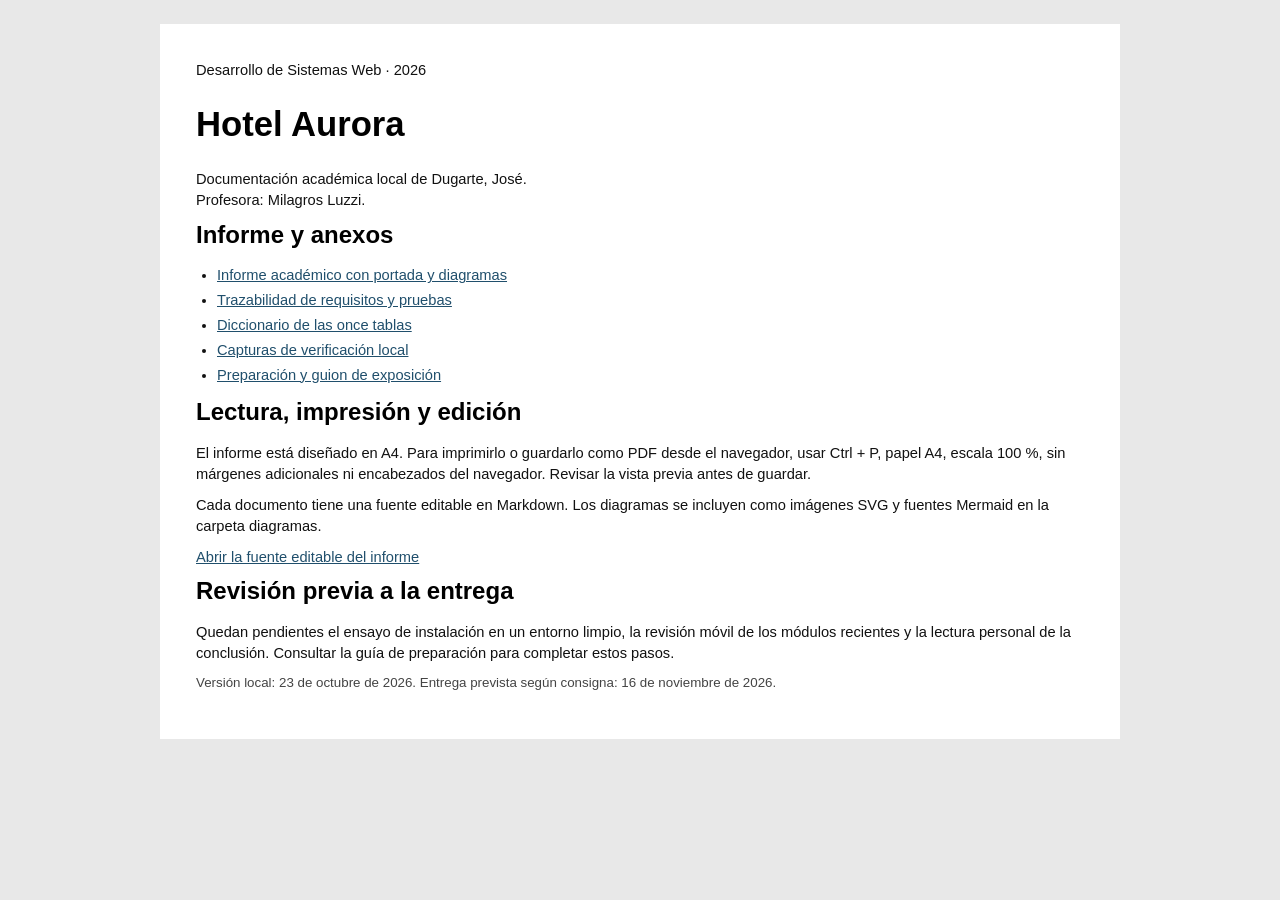
<file: docs/entrega/index.html>
<!doctype html><html lang="es"><head><meta charset="utf-8"><meta name="viewport" content="width=device-width,initial-scale=1"><title>Documentación de Hotel Aurora</title><link rel="stylesheet" href="informe.css"></head><body><main class="appendix"><p>Desarrollo de Sistemas Web · 2026</p><h1>Hotel Aurora</h1><p>Documentación académica local de Dugarte, José.<br>Profesora: Milagros Luzzi.</p><h2>Informe y anexos</h2><ul><li><a href="informe-academico.html">Informe académico con portada y diagramas</a></li><li><a href="trazabilidad.html">Trazabilidad de requisitos y pruebas</a></li><li><a href="diccionario-datos.html">Diccionario de las once tablas</a></li><li><a href="evidencia.html">Capturas de verificación local</a></li><li><a href="preparacion-entrega.html">Preparación y guion de exposición</a></li></ul><h2>Lectura, impresión y edición</h2><p>El informe está diseñado en A4. Para imprimirlo o guardarlo como PDF desde el navegador, usar Ctrl + P, papel A4, escala 100 %, sin márgenes adicionales ni encabezados del navegador. Revisar la vista previa antes de guardar.</p><p>Cada documento tiene una fuente editable en Markdown. Los diagramas se incluyen como imágenes SVG y fuentes Mermaid en la carpeta diagramas.</p><p><a href="informe-academico.md">Abrir la fuente editable del informe</a></p><h2>Revisión previa a la entrega</h2><p>Quedan pendientes el ensayo de instalación en un entorno limpio, la revisión móvil de los módulos recientes y la lectura personal de la conclusión. Consultar la guía de preparación para completar estos pasos.</p><p class="caption">Versión local: 23 de octubre de 2026. Entrega prevista según consigna: 16 de noviembre de 2026.</p></main></body></html>
</file>
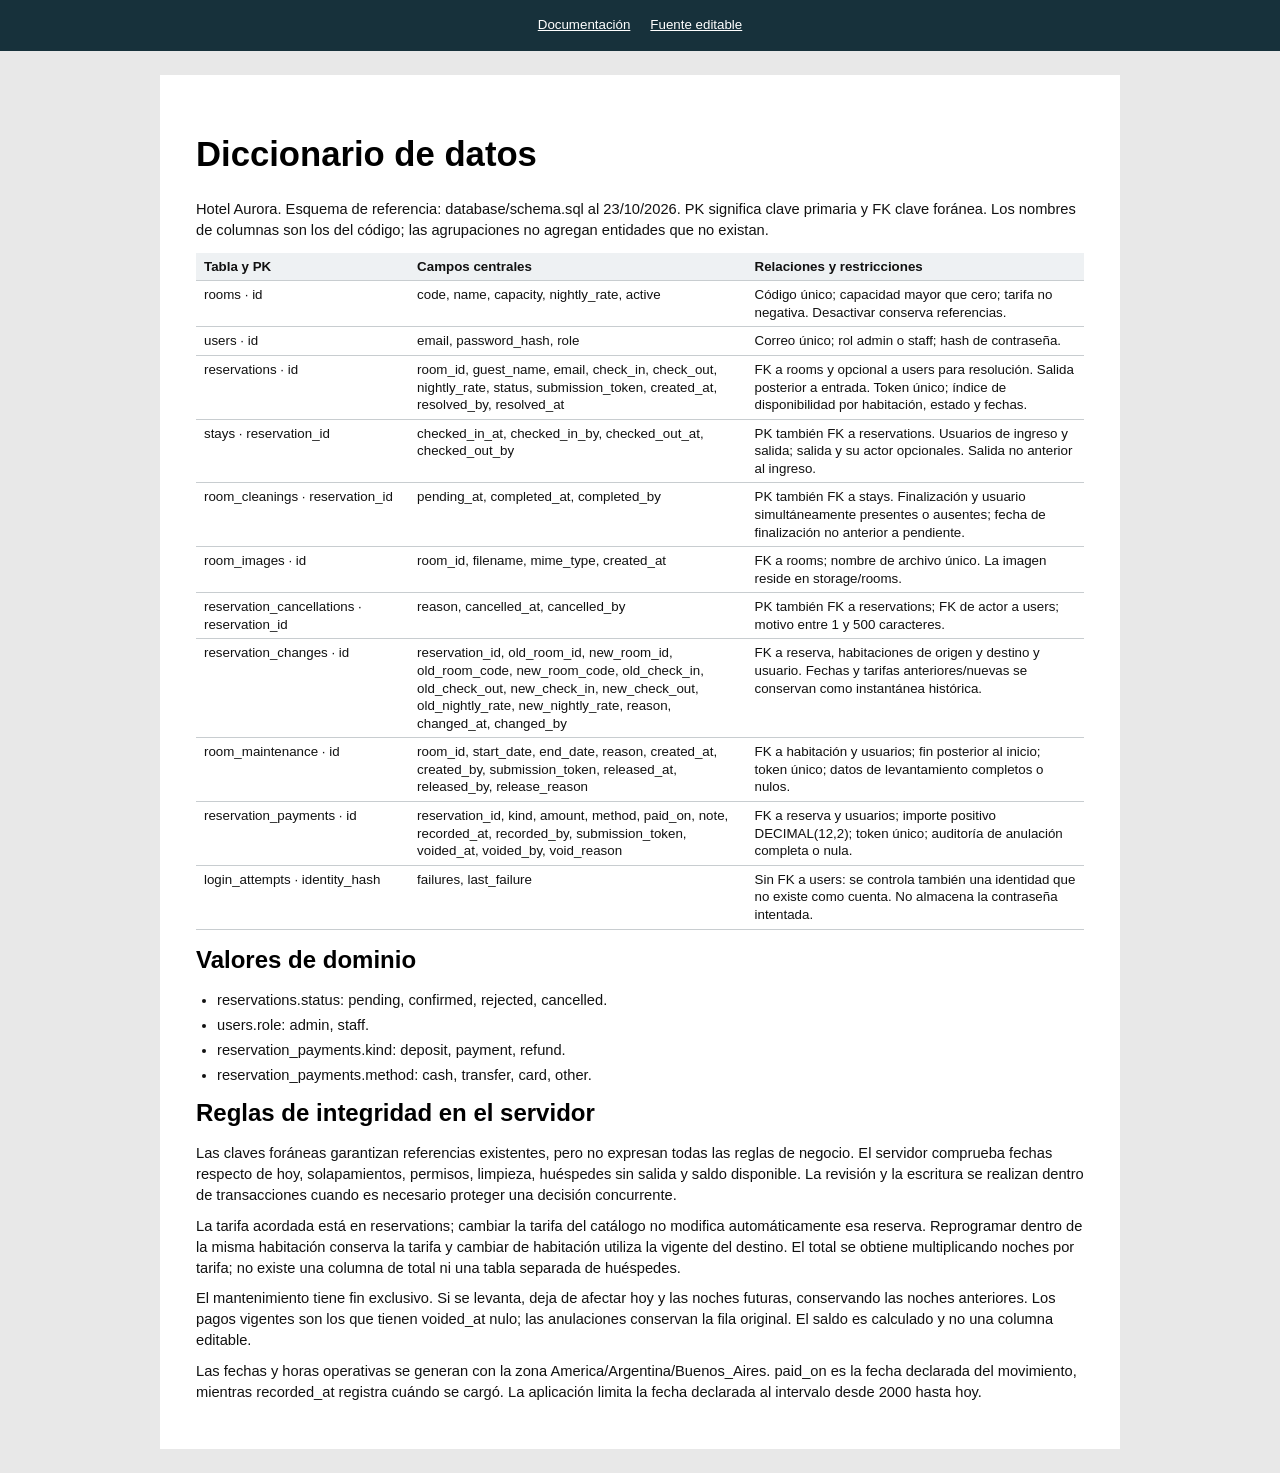
<file: docs/entrega/diccionario-datos.html>
<!doctype html><html lang="es"><head><meta charset="utf-8"><meta name="viewport" content="width=device-width,initial-scale=1"><title>Diccionario de datos</title><link rel="stylesheet" href="informe.css"></head><body><nav class="toolbar"><a href="index.html">Documentación</a><a href="diccionario-datos.md">Fuente editable</a></nav><main class="appendix" id="diccionario-datos"><h1>Diccionario de datos</h1>
<p>Hotel Aurora. Esquema de referencia: database/schema.sql al 23/10/2026. PK significa clave primaria y FK clave foránea. Los nombres de columnas son los del código; las agrupaciones no agregan entidades que no existan.</p>
<table><thead><tr><th>Tabla y PK</th><th>Campos centrales</th><th>Relaciones y restricciones</th></tr></thead><tbody>
<tr><td>rooms · id</td><td>code, name, capacity, nightly_rate, active</td><td>Código único; capacidad mayor que cero; tarifa no negativa. Desactivar conserva referencias.</td></tr>
<tr><td>users · id</td><td>email, password_hash, role</td><td>Correo único; rol admin o staff; hash de contraseña.</td></tr>
<tr><td>reservations · id</td><td>room_id, guest_name, email, check_in, check_out, nightly_rate, status, submission_token, created_at, resolved_by, resolved_at</td><td>FK a rooms y opcional a users para resolución. Salida posterior a entrada. Token único; índice de disponibilidad por habitación, estado y fechas.</td></tr>
<tr><td>stays · reservation_id</td><td>checked_in_at, checked_in_by, checked_out_at, checked_out_by</td><td>PK también FK a reservations. Usuarios de ingreso y salida; salida y su actor opcionales. Salida no anterior al ingreso.</td></tr>
<tr><td>room_cleanings · reservation_id</td><td>pending_at, completed_at, completed_by</td><td>PK también FK a stays. Finalización y usuario simultáneamente presentes o ausentes; fecha de finalización no anterior a pendiente.</td></tr>
<tr><td>room_images · id</td><td>room_id, filename, mime_type, created_at</td><td>FK a rooms; nombre de archivo único. La imagen reside en storage/rooms.</td></tr>
<tr><td>reservation_cancellations · reservation_id</td><td>reason, cancelled_at, cancelled_by</td><td>PK también FK a reservations; FK de actor a users; motivo entre 1 y 500 caracteres.</td></tr>
<tr><td>reservation_changes · id</td><td>reservation_id, old_room_id, new_room_id, old_room_code, new_room_code, old_check_in, old_check_out, new_check_in, new_check_out, old_nightly_rate, new_nightly_rate, reason, changed_at, changed_by</td><td>FK a reserva, habitaciones de origen y destino y usuario. Fechas y tarifas anteriores/nuevas se conservan como instantánea histórica.</td></tr>
<tr><td>room_maintenance · id</td><td>room_id, start_date, end_date, reason, created_at, created_by, submission_token, released_at, released_by, release_reason</td><td>FK a habitación y usuarios; fin posterior al inicio; token único; datos de levantamiento completos o nulos.</td></tr>
<tr><td>reservation_payments · id</td><td>reservation_id, kind, amount, method, paid_on, note, recorded_at, recorded_by, submission_token, voided_at, voided_by, void_reason</td><td>FK a reserva y usuarios; importe positivo DECIMAL(12,2); token único; auditoría de anulación completa o nula.</td></tr>
<tr><td>login_attempts · identity_hash</td><td>failures, last_failure</td><td>Sin FK a users: se controla también una identidad que no existe como cuenta. No almacena la contraseña intentada.</td></tr>
</tbody></table>
<h2>Valores de dominio</h2>
<ul>
<li>reservations.status: pending, confirmed, rejected, cancelled.</li>
<li>users.role: admin, staff.</li>
<li>reservation_payments.kind: deposit, payment, refund.</li>
<li>reservation_payments.method: cash, transfer, card, other.</li>
</ul>
<h2>Reglas de integridad en el servidor</h2>
<p>Las claves foráneas garantizan referencias existentes, pero no expresan todas las reglas de negocio. El servidor comprueba fechas respecto de hoy, solapamientos, permisos, limpieza, huéspedes sin salida y saldo disponible. La revisión y la escritura se realizan dentro de transacciones cuando es necesario proteger una decisión concurrente.</p>
<p>La tarifa acordada está en reservations; cambiar la tarifa del catálogo no modifica automáticamente esa reserva. Reprogramar dentro de la misma habitación conserva la tarifa y cambiar de habitación utiliza la vigente del destino. El total se obtiene multiplicando noches por tarifa; no existe una columna de total ni una tabla separada de huéspedes.</p>
<p>El mantenimiento tiene fin exclusivo. Si se levanta, deja de afectar hoy y las noches futuras, conservando las noches anteriores. Los pagos vigentes son los que tienen voided_at nulo; las anulaciones conservan la fila original. El saldo es calculado y no una columna editable.</p>
<p>Las fechas y horas operativas se generan con la zona America/Argentina/Buenos_Aires. paid_on es la fecha declarada del movimiento, mientras recorded_at registra cuándo se cargó. La aplicación limita la fecha declarada al intervalo desde 2000 hasta hoy.</p></main></body></html>
</file>
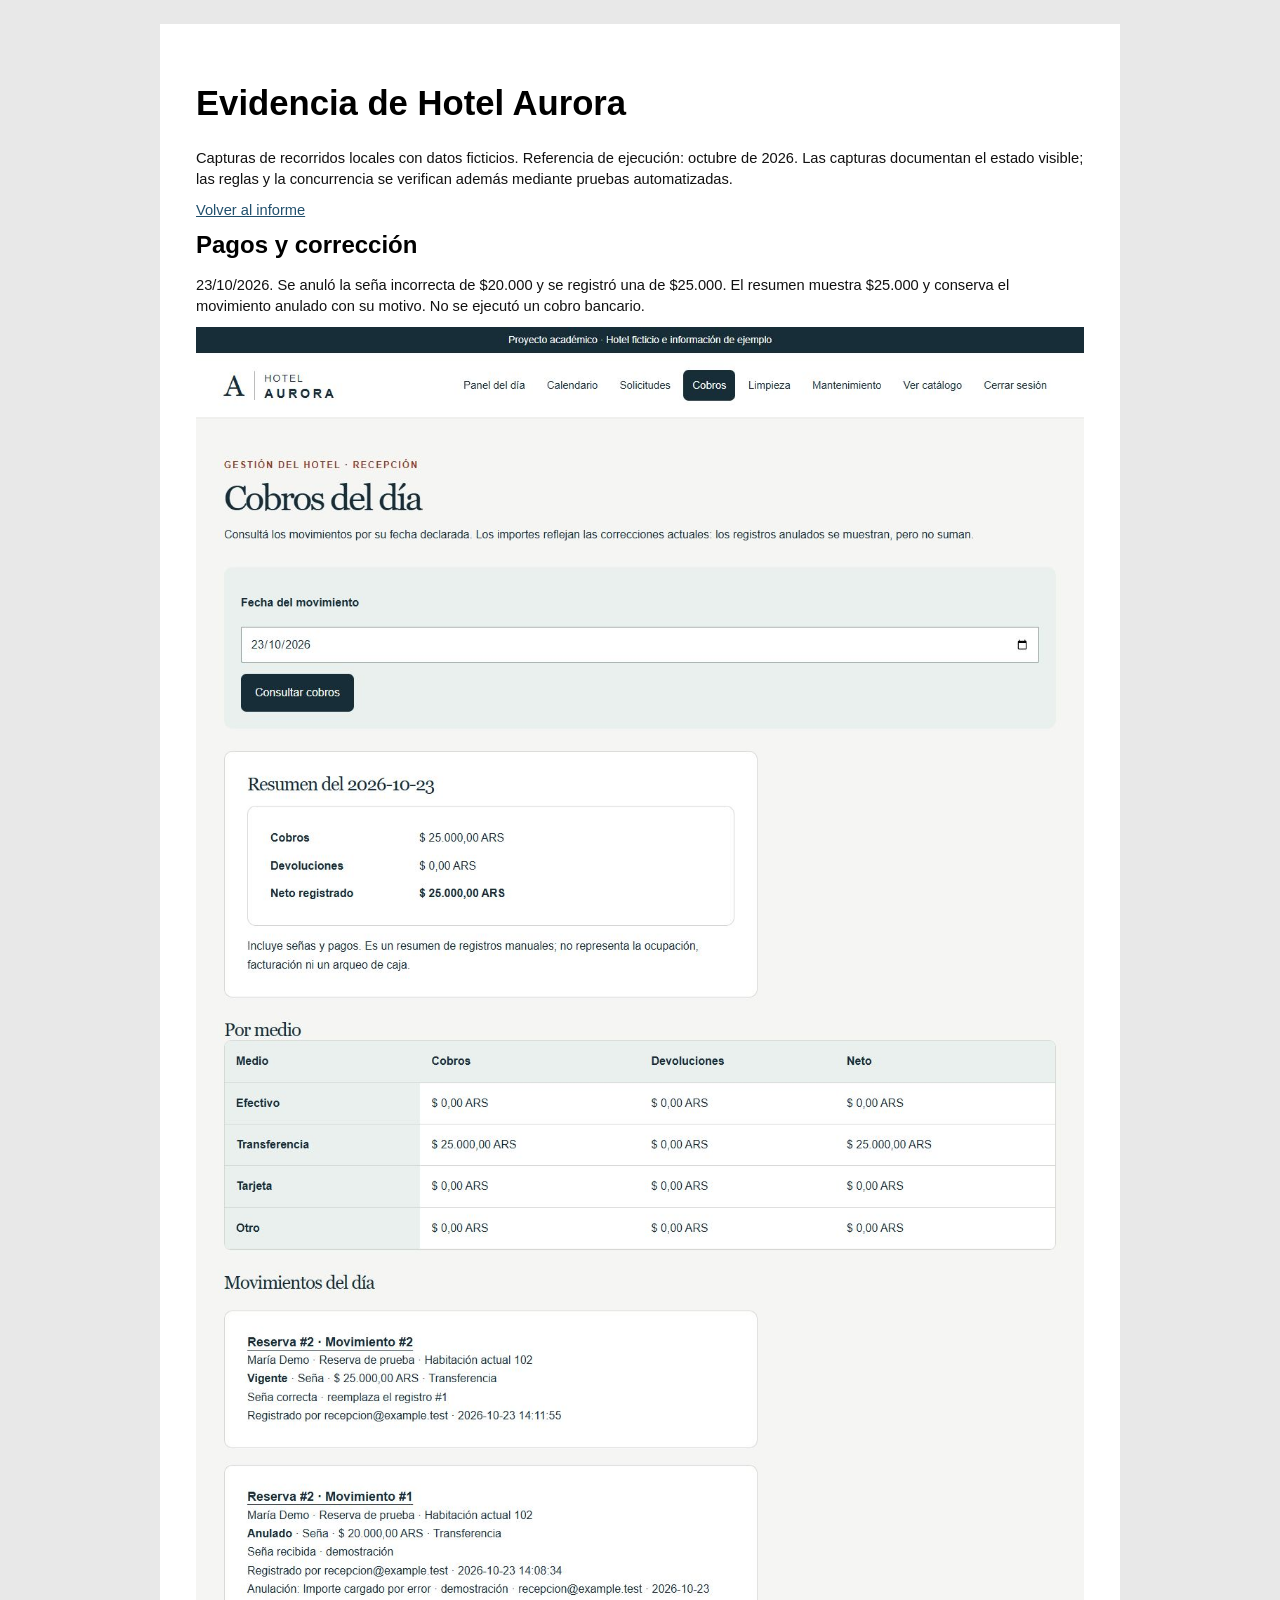
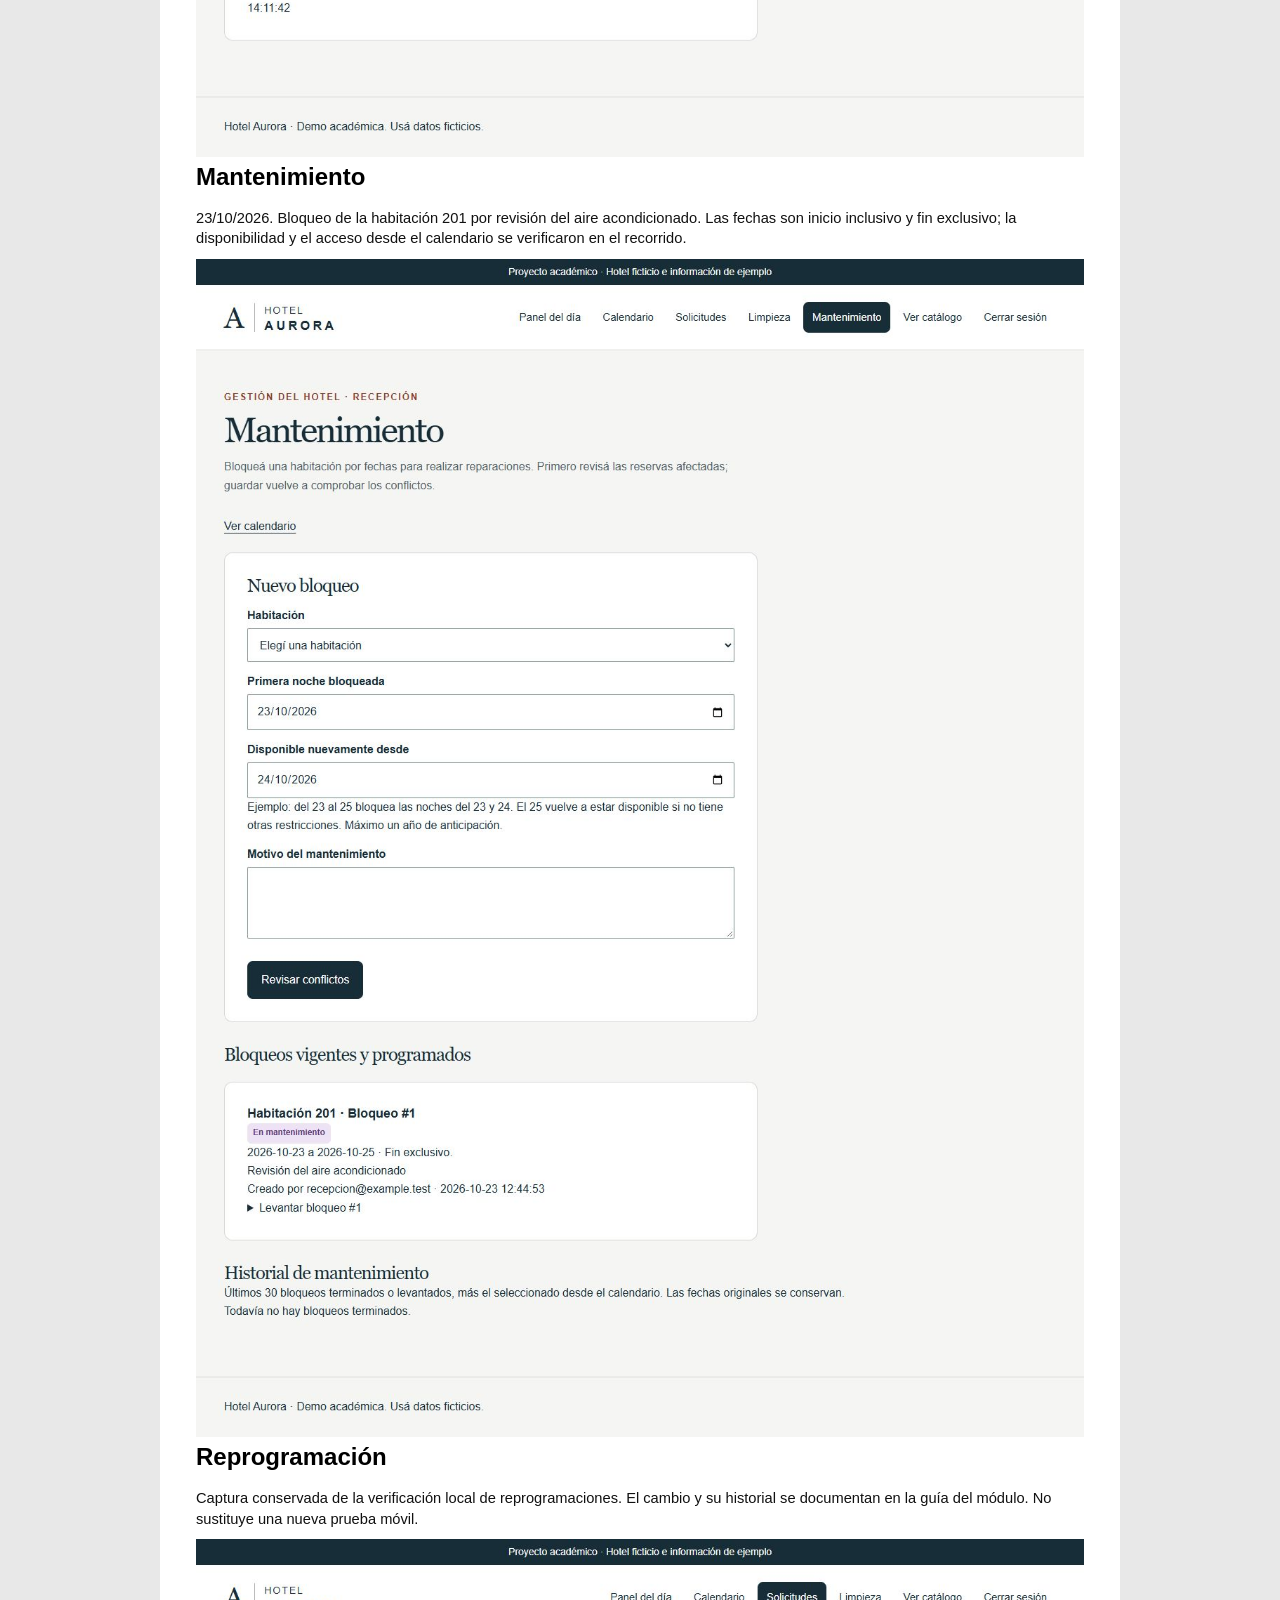
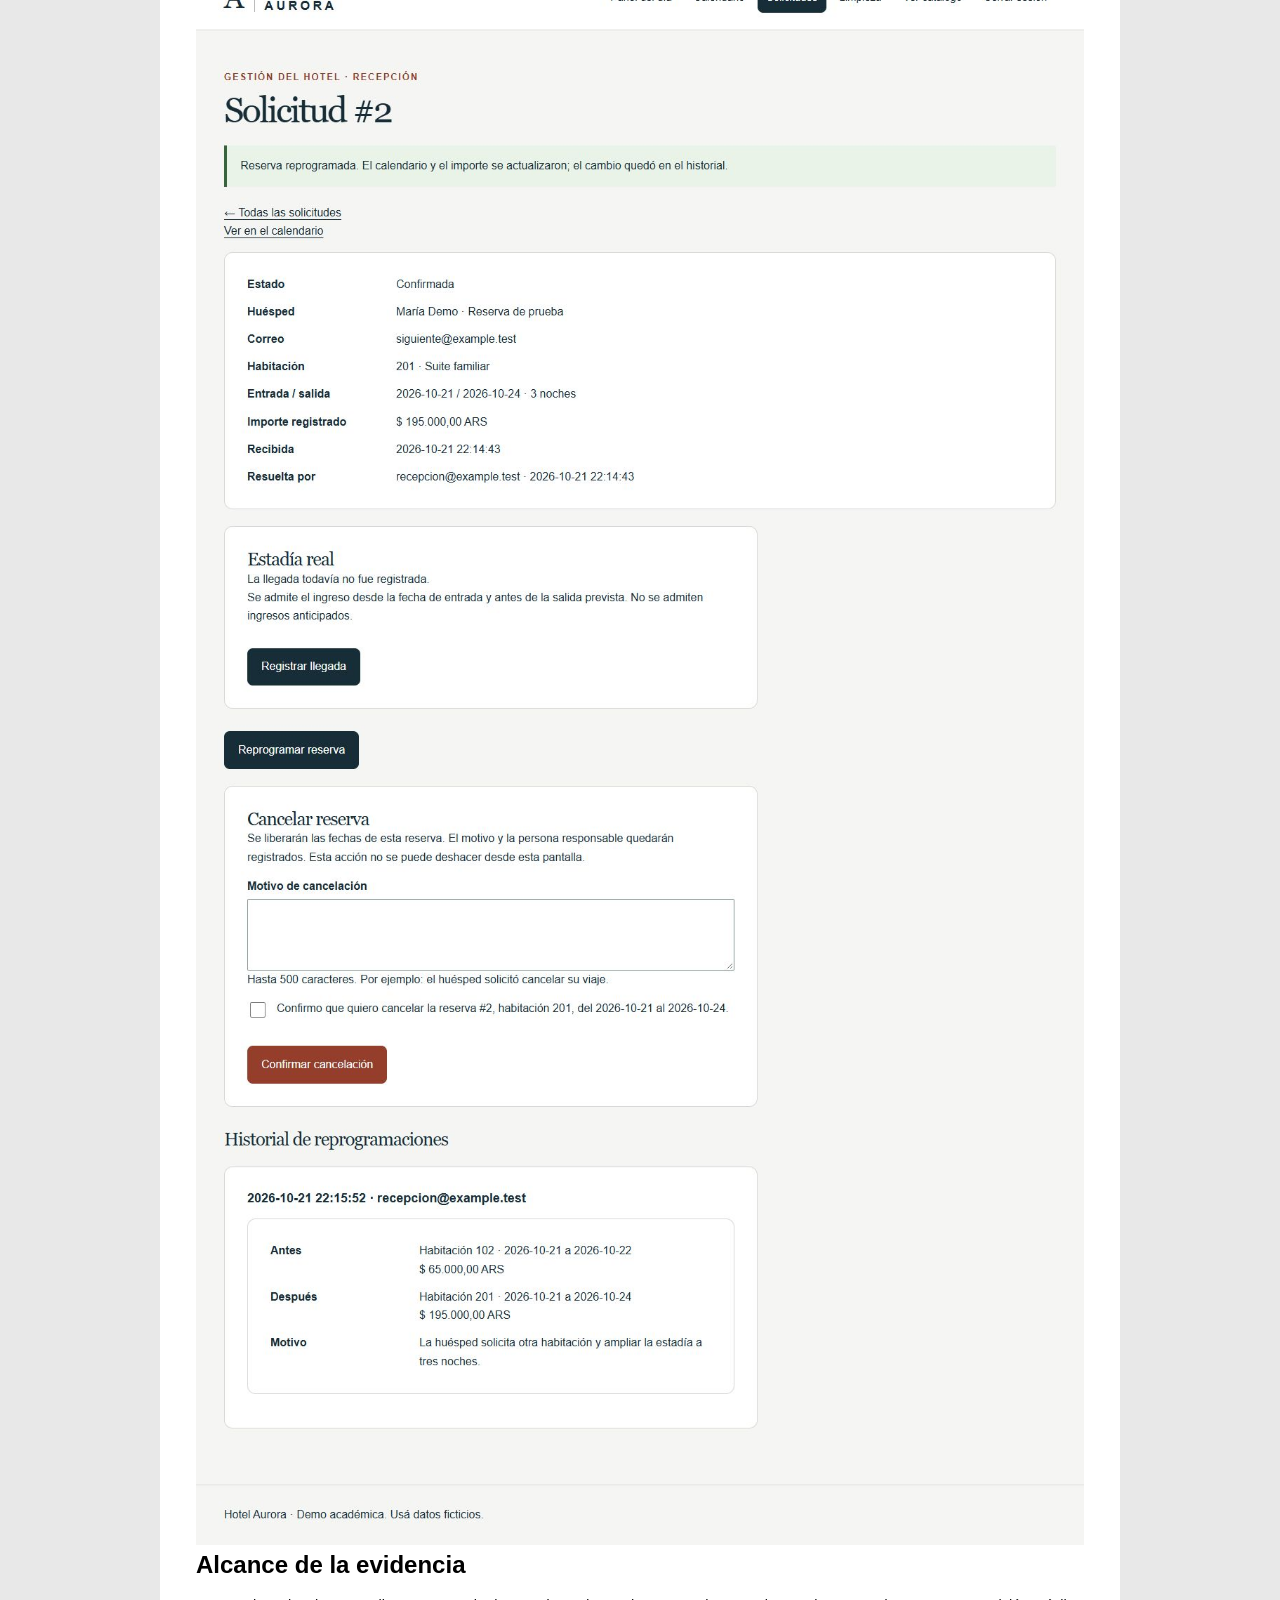
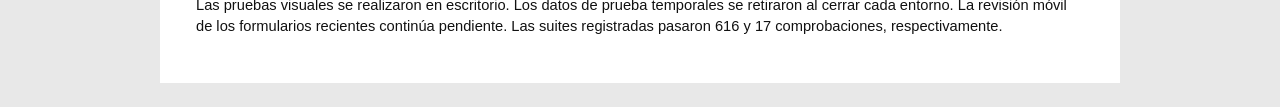
<file: docs/entrega/evidencia.html>
<!doctype html><html lang="es"><head><meta charset="utf-8"><meta name="viewport" content="width=device-width,initial-scale=1"><title>Informe académico de Hotel Aurora</title><link rel="stylesheet" href="informe.css"></head><body><main class="appendix"><h1>Evidencia de Hotel Aurora</h1><p>Capturas de recorridos locales con datos ficticios. Referencia de ejecución: octubre de 2026. Las capturas documentan el estado visible; las reglas y la concurrencia se verifican además mediante pruebas automatizadas.</p><p><a href="informe-academico.html">Volver al informe</a></p><h2>Pagos y corrección</h2><p>23/10/2026. Se anuló la seña incorrecta de $20.000 y se registró una de $25.000. El resumen muestra $25.000 y conserva el movimiento anulado con su motivo. No se ejecutó un cobro bancario.</p><img src="evidencias/pagos.png" alt="Resumen de cobros con 25000 pesos vigentes y una seña de 20000 anulada"><h2>Mantenimiento</h2><p>23/10/2026. Bloqueo de la habitación 201 por revisión del aire acondicionado. Las fechas son inicio inclusivo y fin exclusivo; la disponibilidad y el acceso desde el calendario se verificaron en el recorrido.</p><img src="evidencias/mantenimiento.png" alt="Bloqueo de mantenimiento de la habitación 201 del 23 al 25 de octubre"><h2>Reprogramación</h2><p>Captura conservada de la verificación local de reprogramaciones. El cambio y su historial se documentan en la guía del módulo. No sustituye una nueva prueba móvil.</p><img src="evidencias/reprogramacion.png" alt="Pantalla del recorrido verificado de reprogramación de reserva"><h2>Alcance de la evidencia</h2><p>Las pruebas visuales se realizaron en escritorio. Los datos de prueba temporales se retiraron al cerrar cada entorno. La revisión móvil de los formularios recientes continúa pendiente. Las suites registradas pasaron 616 y 17 comprobaciones, respectivamente.</p></main></body></html>
</file>
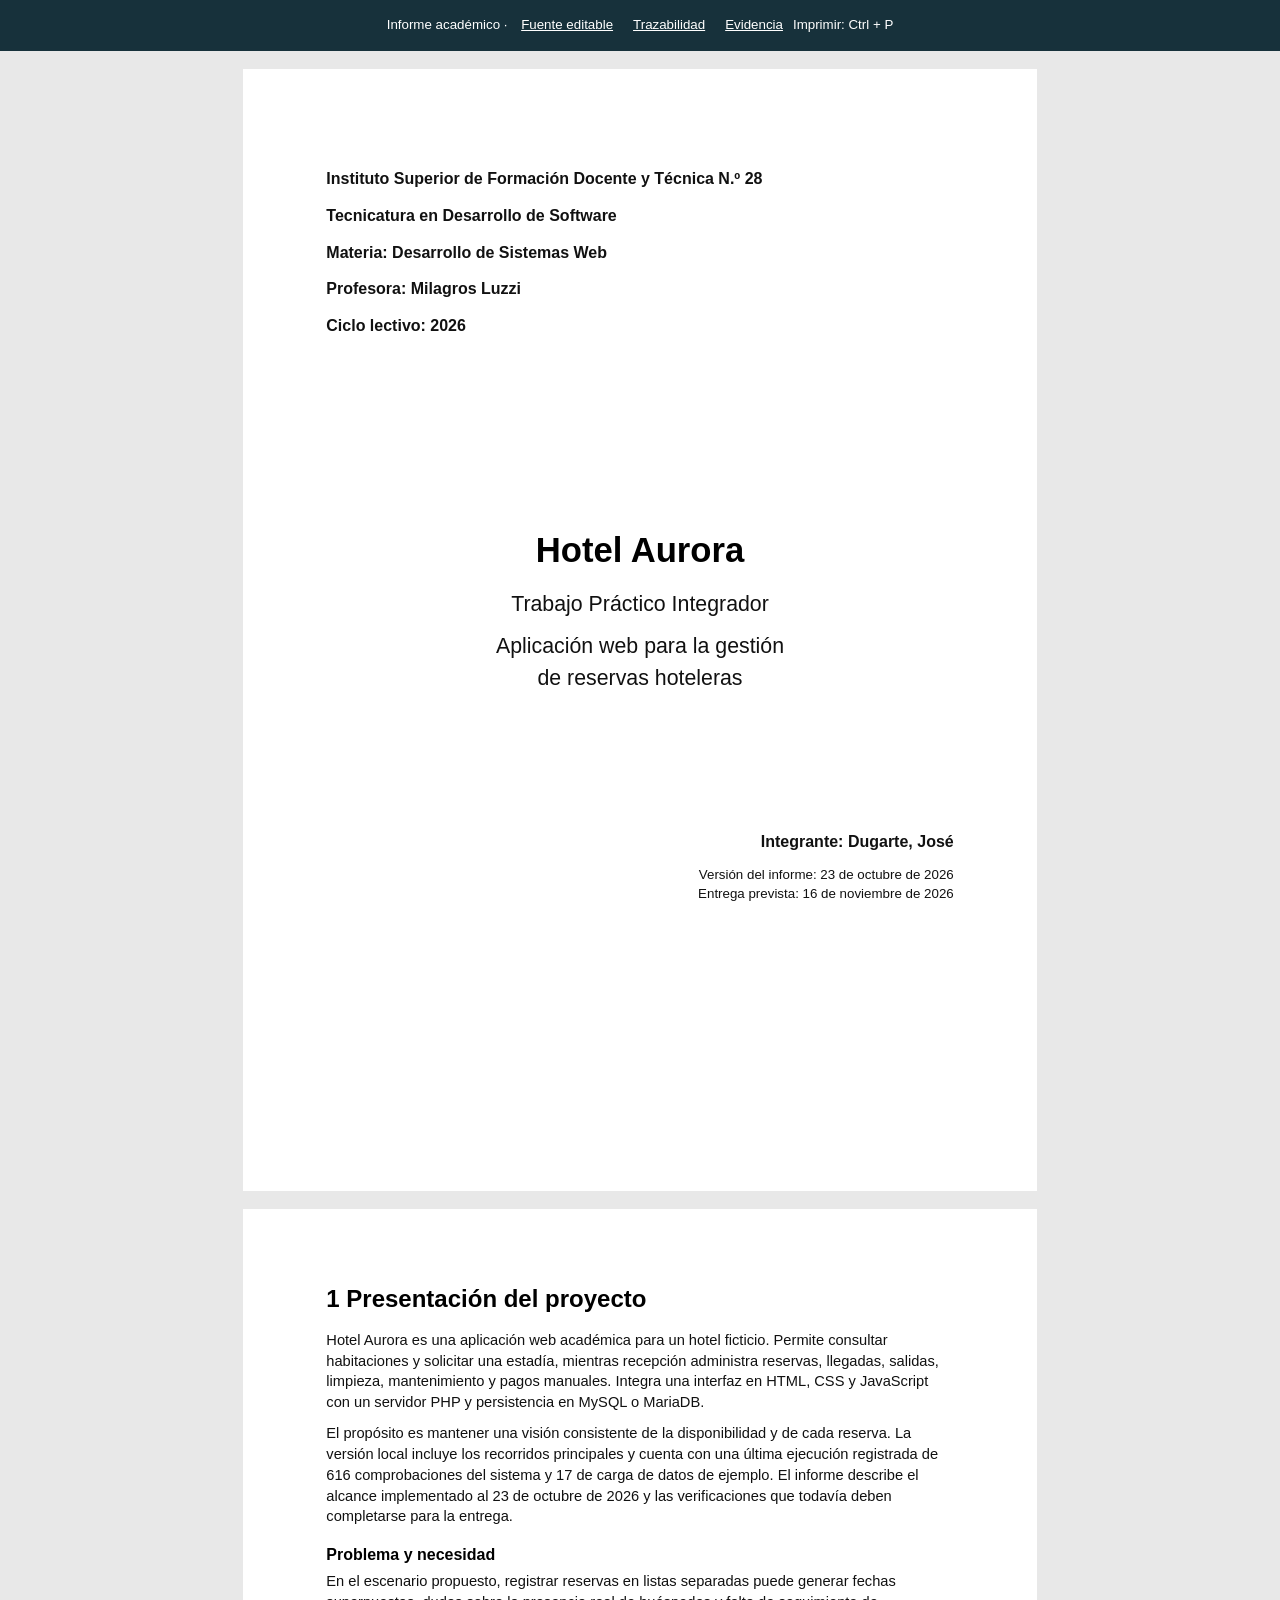
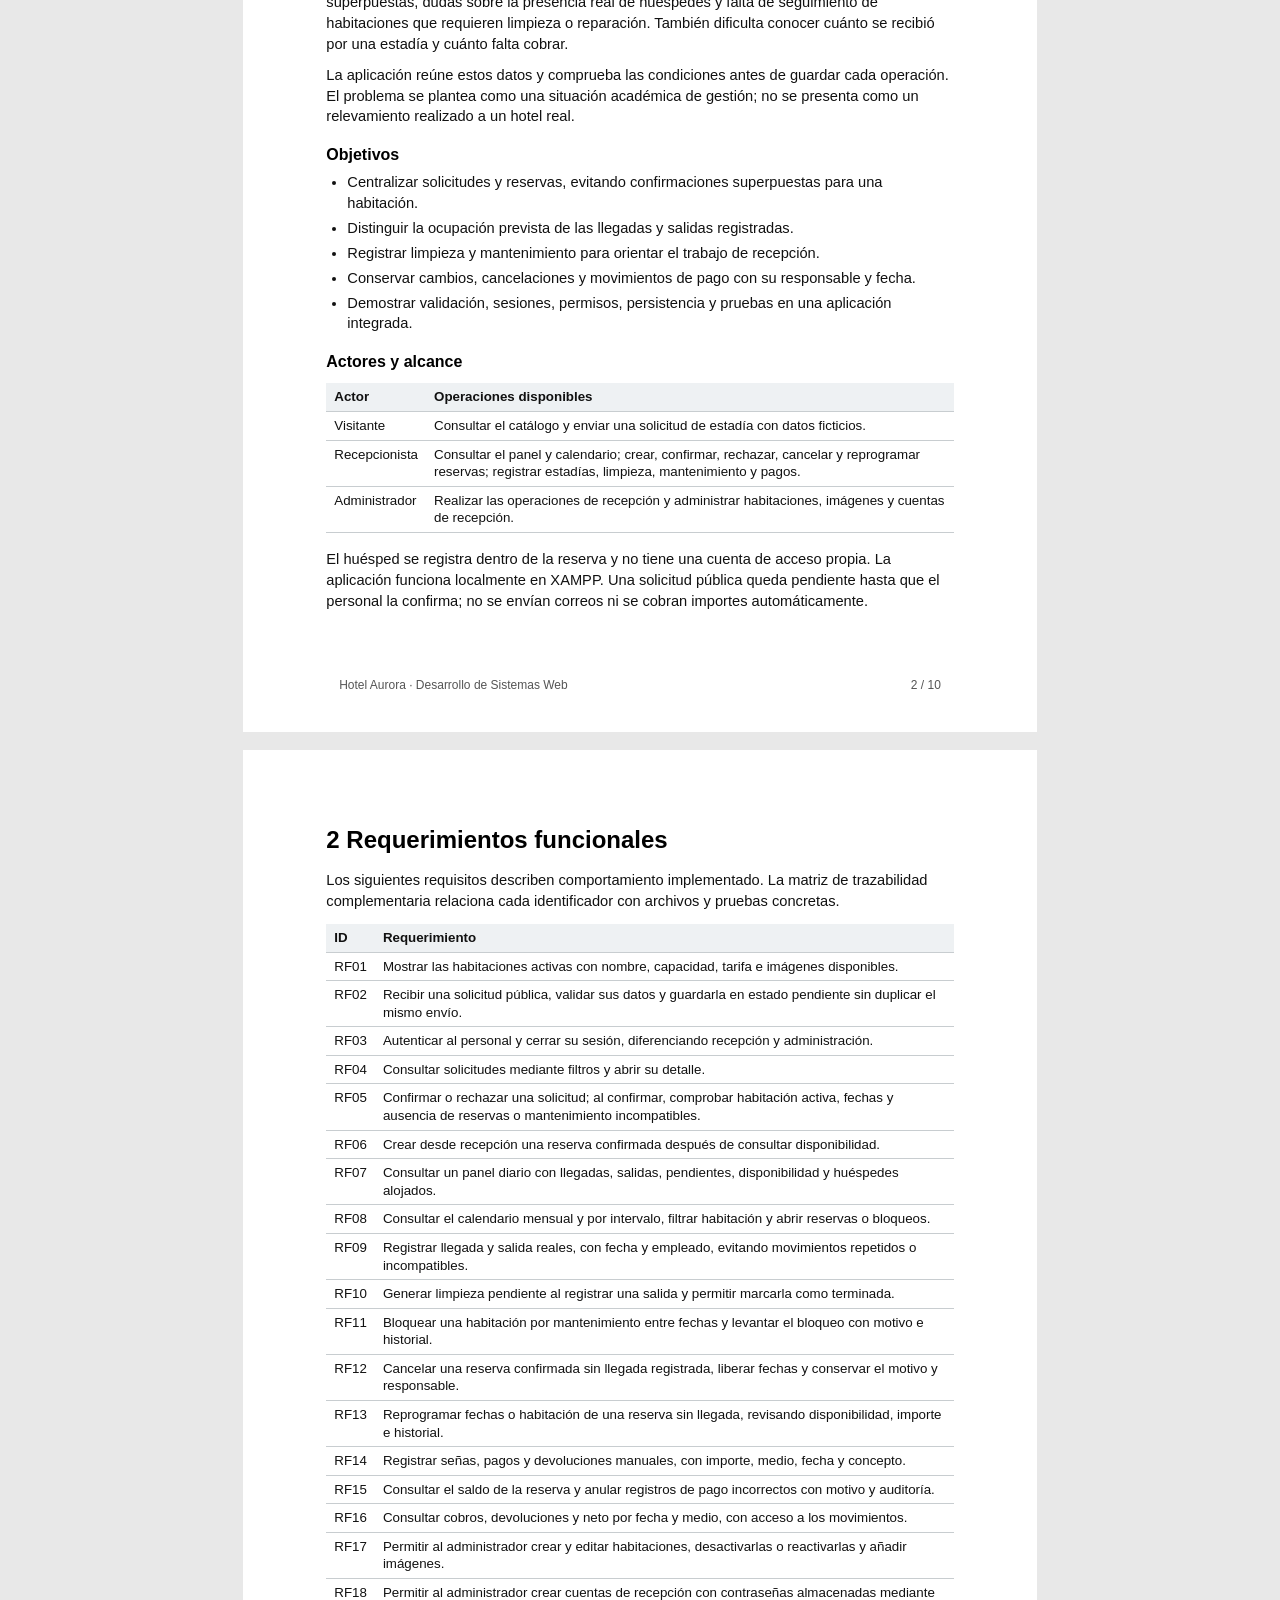
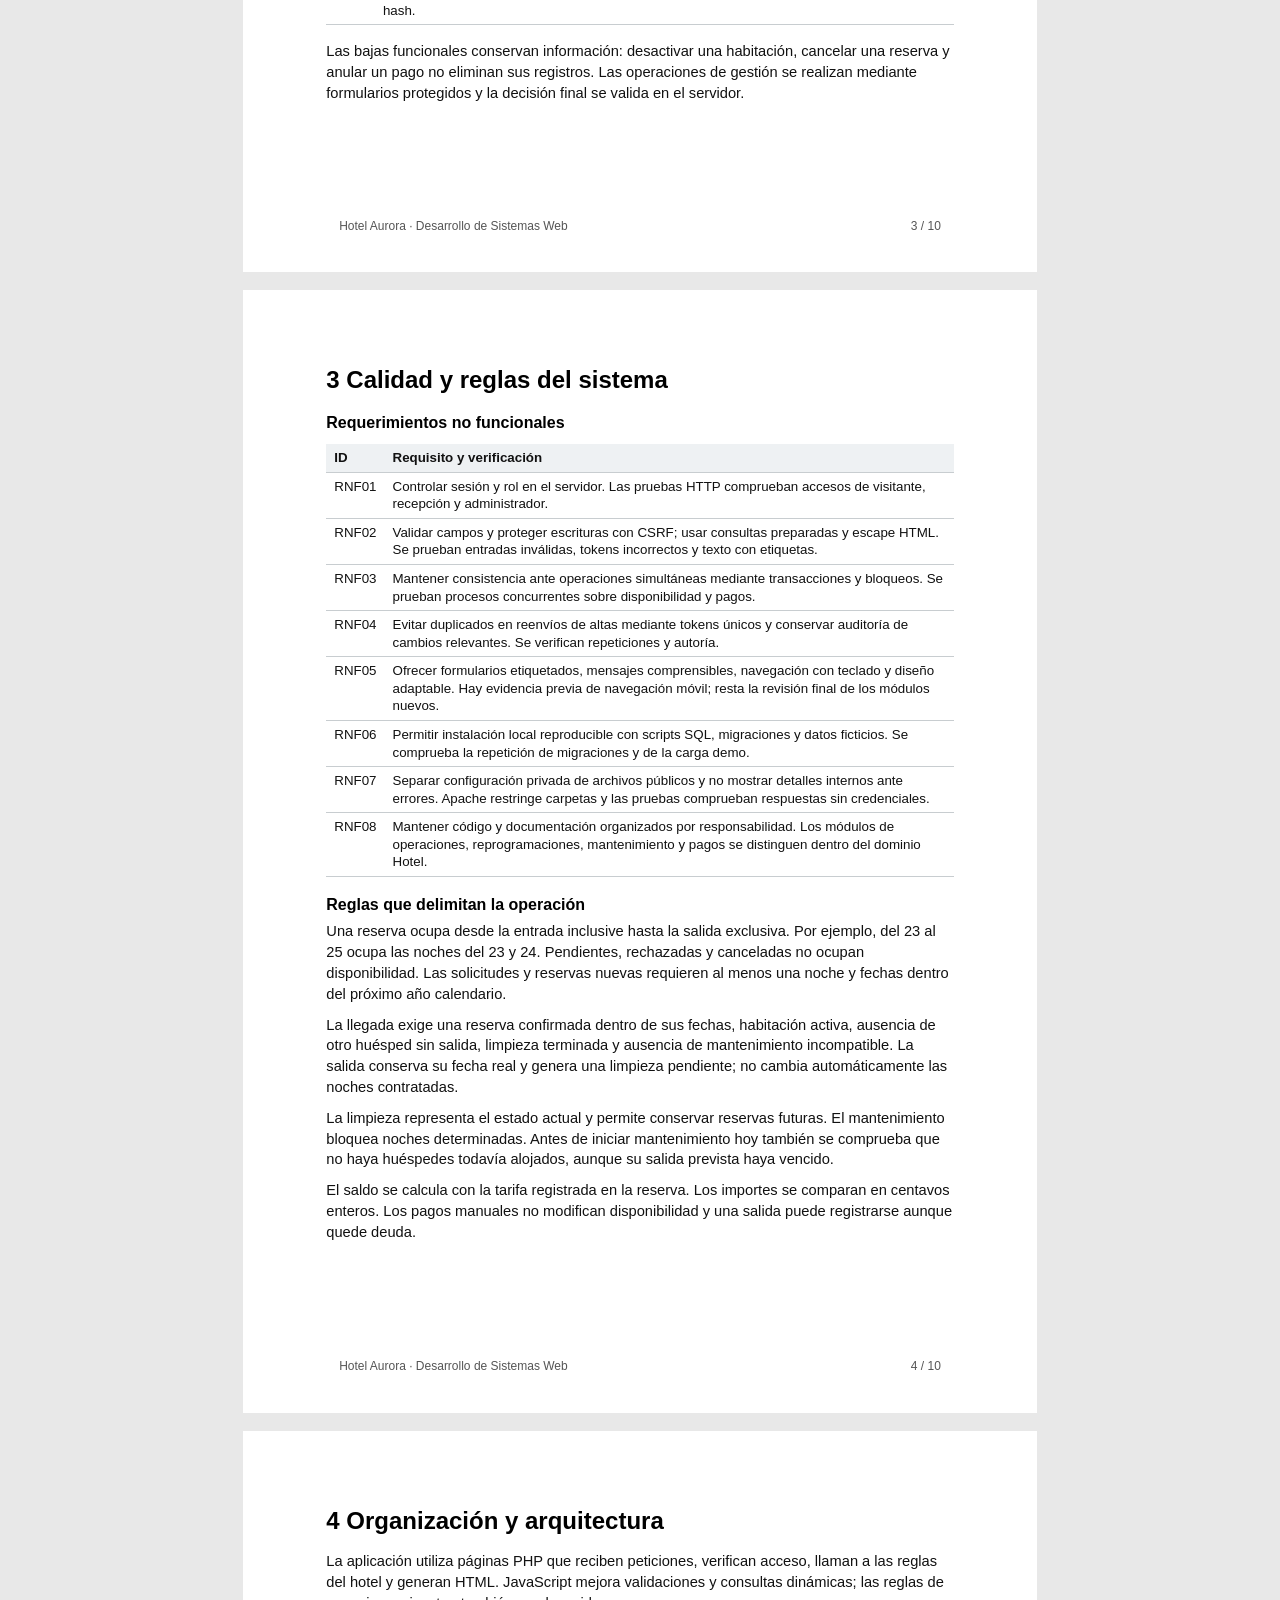
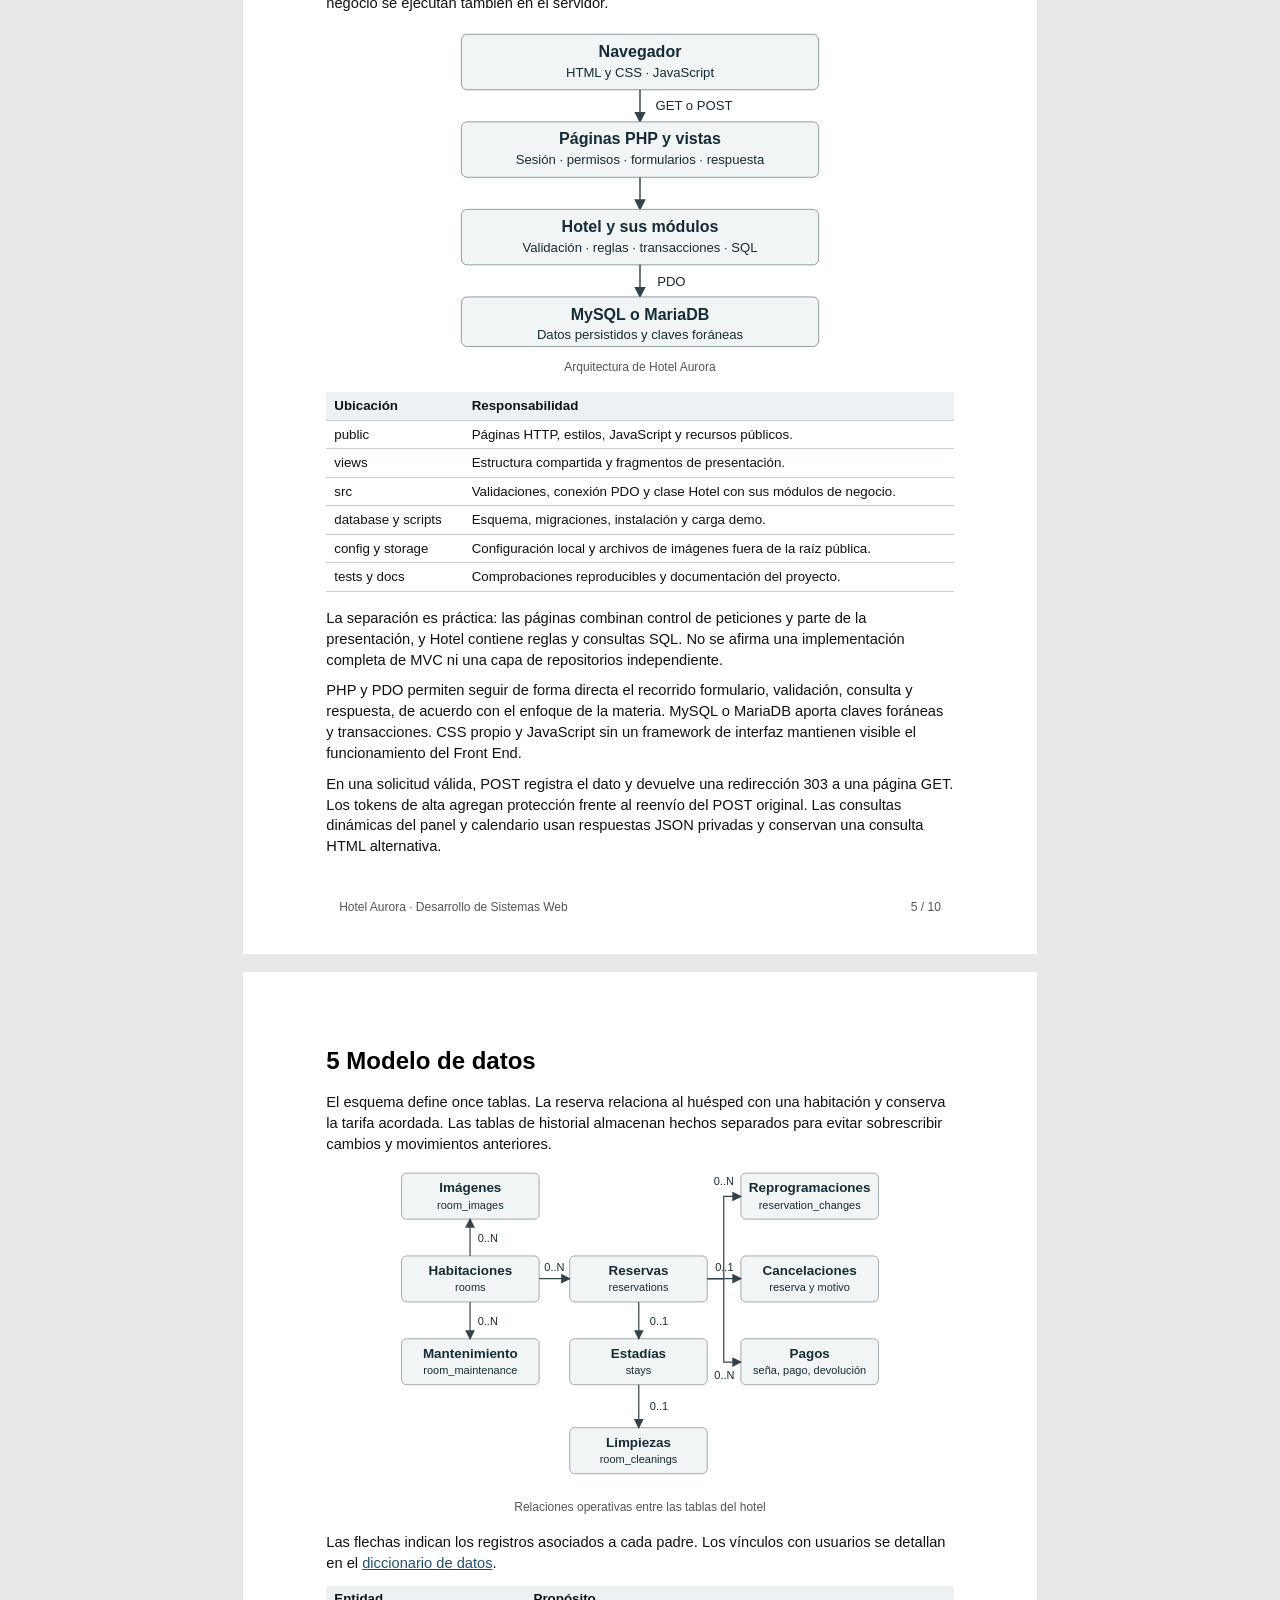
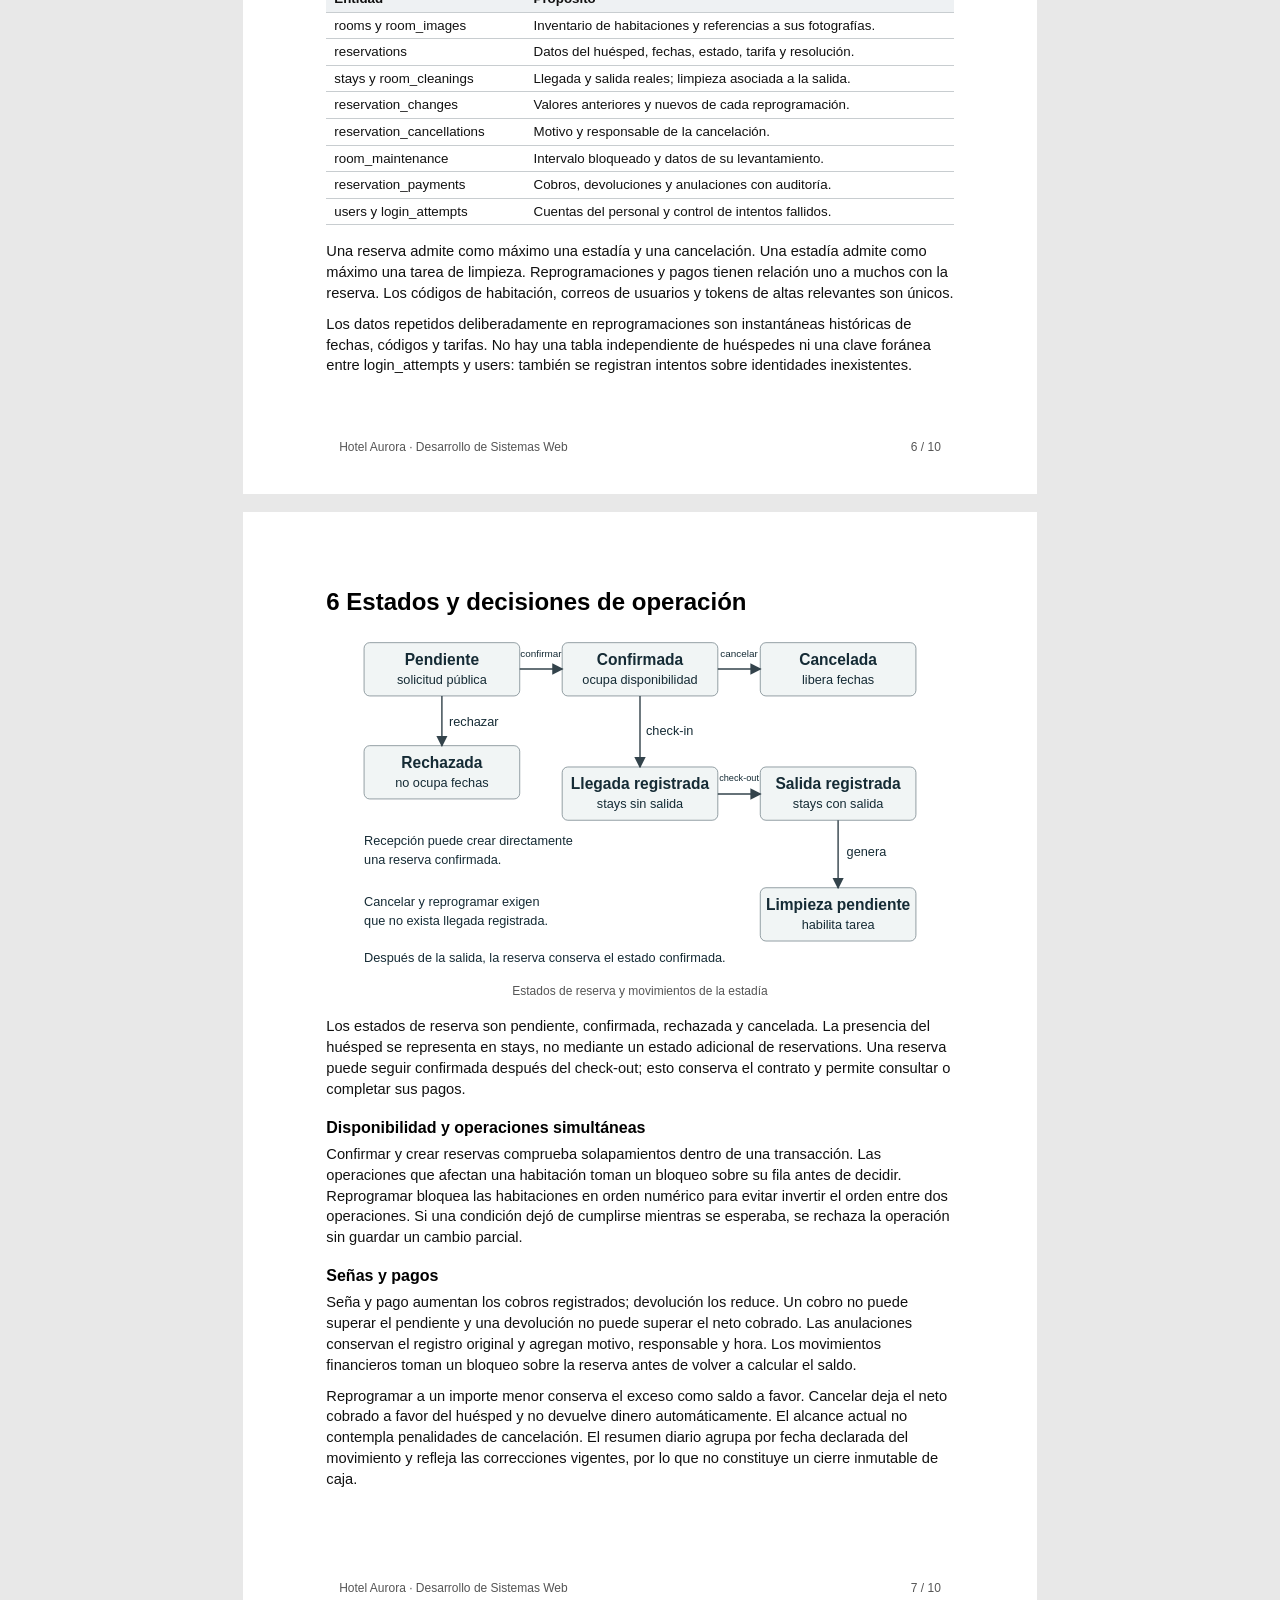
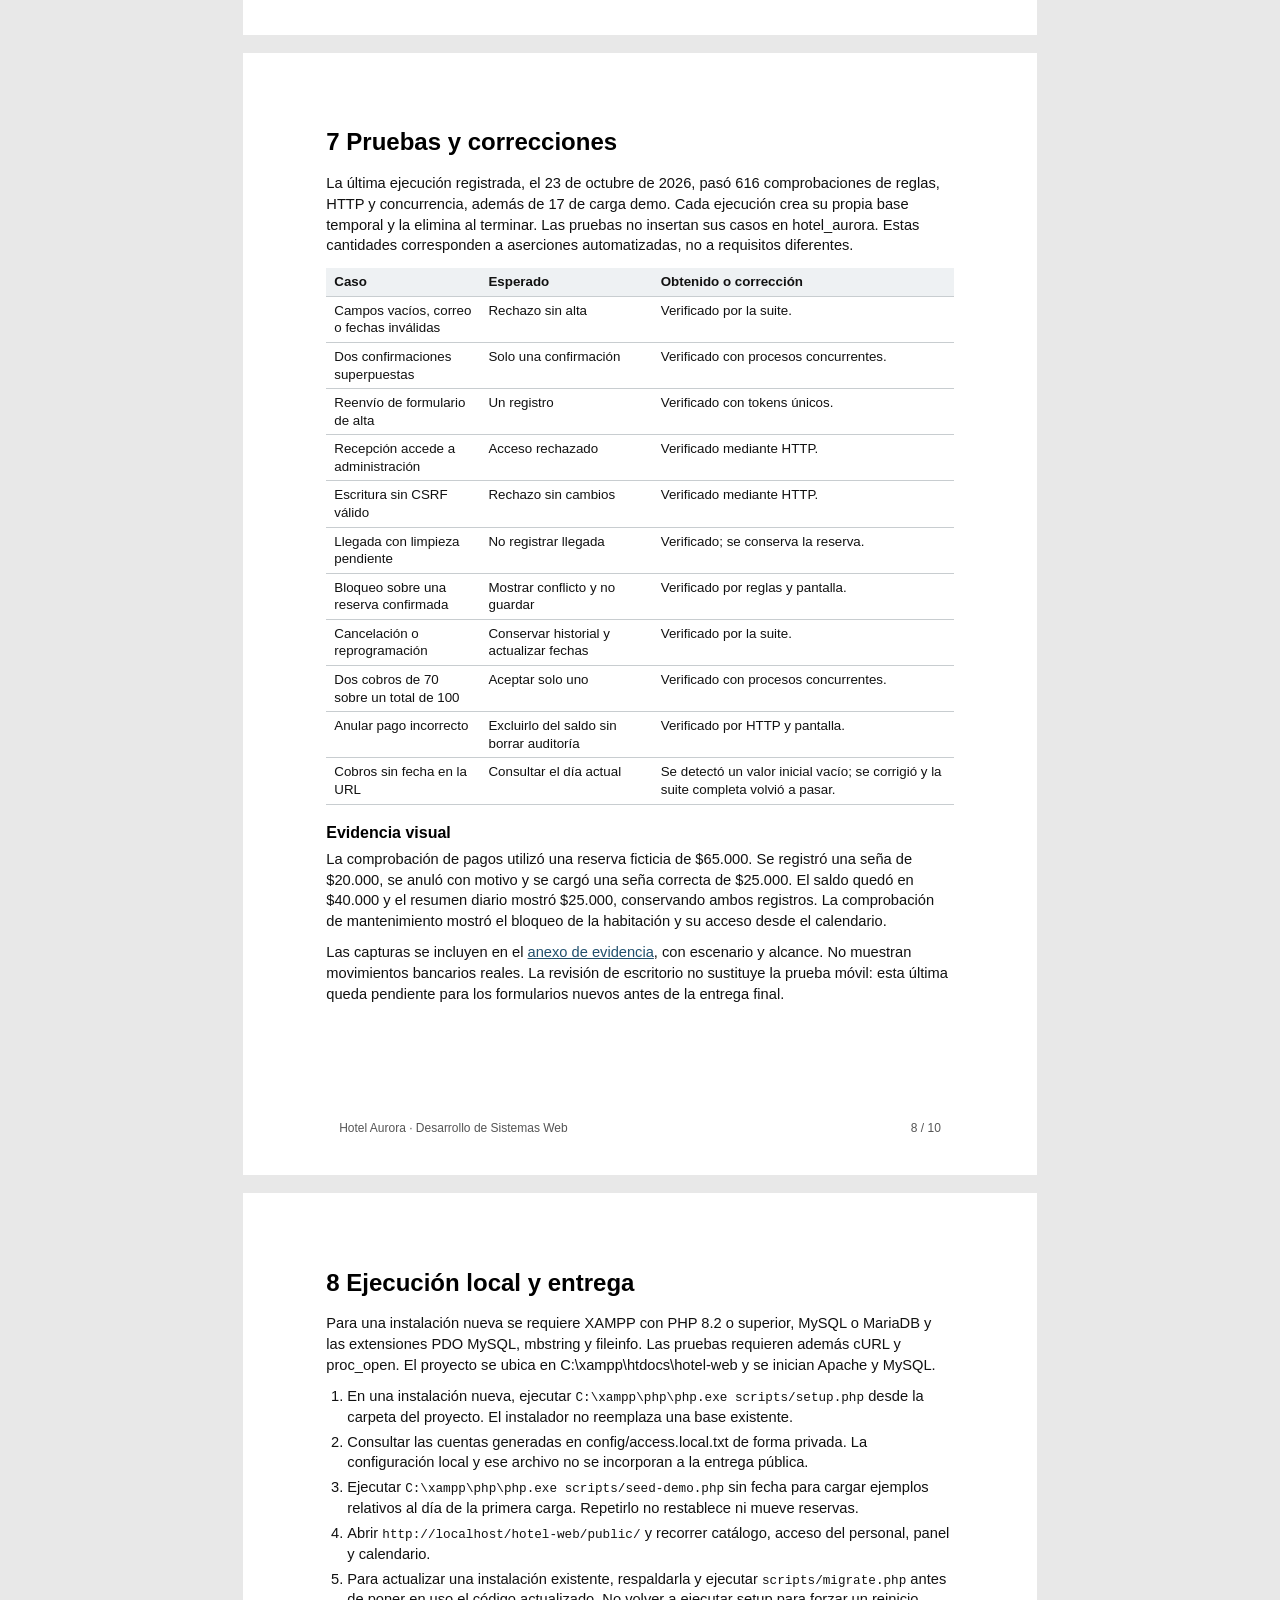
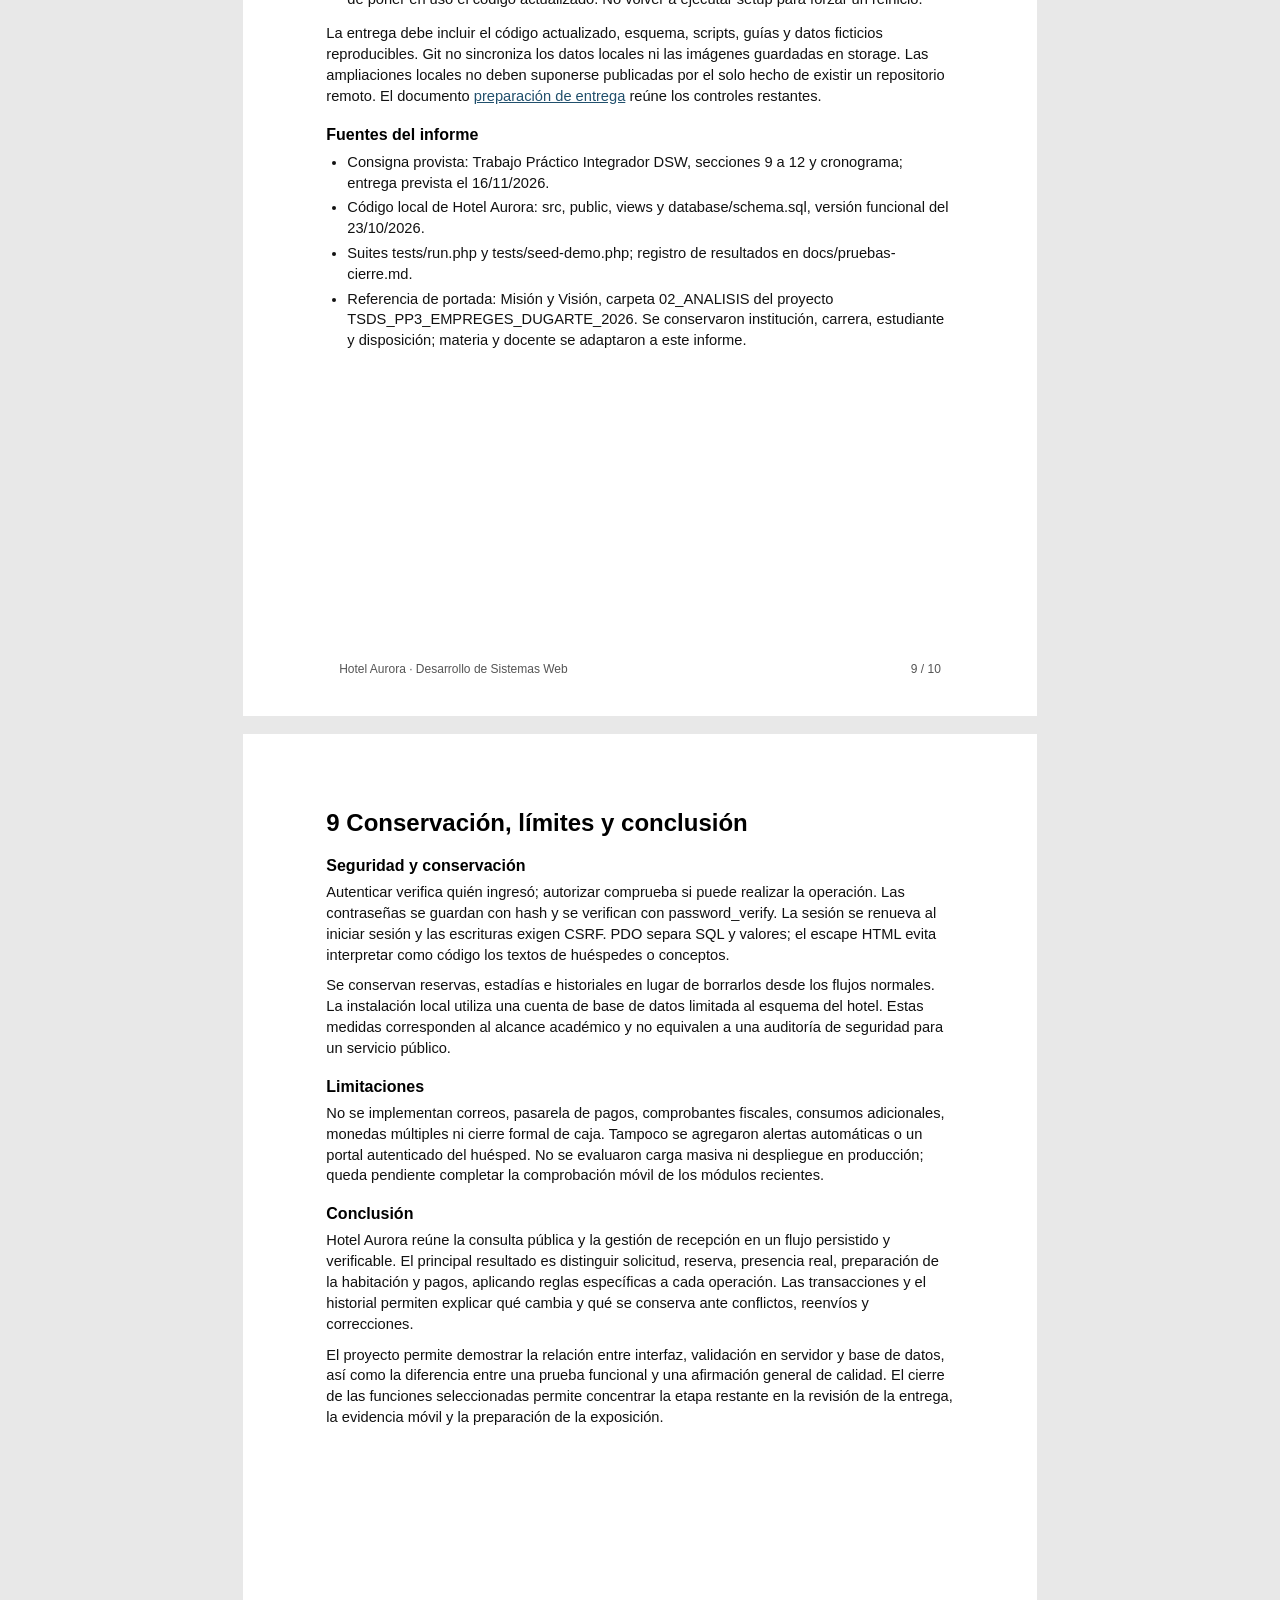
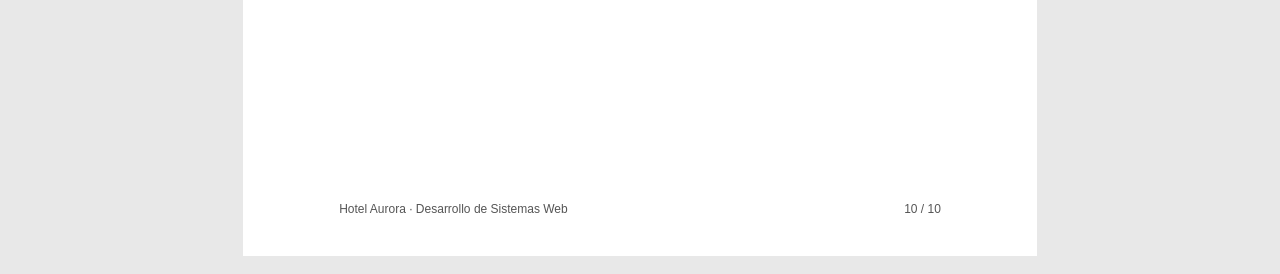
<file: docs/entrega/informe-academico.html>
<!doctype html><html lang="es"><head><meta charset="utf-8"><meta name="viewport" content="width=device-width,initial-scale=1"><title>Informe académico de Hotel Aurora</title><link rel="stylesheet" href="informe.css"></head><body><nav class="toolbar">Informe académico · <a href="informe-academico.md">Fuente editable</a><a href="trazabilidad.html">Trazabilidad</a><a href="evidencia.html">Evidencia</a><span>Imprimir: Ctrl + P</span></nav><section class="sheet cover"><div class="institution"><p>Instituto Superior de Formación Docente y Técnica N.º 28</p><p>Tecnicatura en Desarrollo de Software</p><p>Materia: Desarrollo de Sistemas Web</p><p>Profesora: Milagros Luzzi</p><p>Ciclo lectivo: 2026</p></div><div class="cover-title"><h1>Hotel Aurora</h1><p>Trabajo Práctico Integrador</p><p>Aplicación web para la gestión<br>de reservas hoteleras</p></div><p class="student">Integrante: Dugarte, José</p><p class="cover-date">Versión del informe: 23 de octubre de 2026<br>Entrega prevista: 16 de noviembre de 2026</p></section><section class="sheet" id="pagina-2"><h2>1 Presentación del proyecto</h2>
<p>Hotel Aurora es una aplicación web académica para un hotel ficticio. Permite consultar habitaciones y solicitar una estadía, mientras recepción administra reservas, llegadas, salidas, limpieza, mantenimiento y pagos manuales. Integra una interfaz en HTML, CSS y JavaScript con un servidor PHP y persistencia en MySQL o MariaDB.</p>
<p>El propósito es mantener una visión consistente de la disponibilidad y de cada reserva. La versión local incluye los recorridos principales y cuenta con una última ejecución registrada de 616 comprobaciones del sistema y 17 de carga de datos de ejemplo. El informe describe el alcance implementado al 23 de octubre de 2026 y las verificaciones que todavía deben completarse para la entrega.</p>
<h3>Problema y necesidad</h3>
<p>En el escenario propuesto, registrar reservas en listas separadas puede generar fechas superpuestas, dudas sobre la presencia real de huéspedes y falta de seguimiento de habitaciones que requieren limpieza o reparación. También dificulta conocer cuánto se recibió por una estadía y cuánto falta cobrar.</p>
<p>La aplicación reúne estos datos y comprueba las condiciones antes de guardar cada operación. El problema se plantea como una situación académica de gestión; no se presenta como un relevamiento realizado a un hotel real.</p>
<h3>Objetivos</h3>
<ul>
<li>Centralizar solicitudes y reservas, evitando confirmaciones superpuestas para una habitación.</li>
<li>Distinguir la ocupación prevista de las llegadas y salidas registradas.</li>
<li>Registrar limpieza y mantenimiento para orientar el trabajo de recepción.</li>
<li>Conservar cambios, cancelaciones y movimientos de pago con su responsable y fecha.</li>
<li>Demostrar validación, sesiones, permisos, persistencia y pruebas en una aplicación integrada.</li>
</ul>
<h3>Actores y alcance</h3>
<table><thead><tr><th>Actor</th><th>Operaciones disponibles</th></tr></thead><tbody>
<tr><td>Visitante</td><td>Consultar el catálogo y enviar una solicitud de estadía con datos ficticios.</td></tr>
<tr><td>Recepcionista</td><td>Consultar el panel y calendario; crear, confirmar, rechazar, cancelar y reprogramar reservas; registrar estadías, limpieza, mantenimiento y pagos.</td></tr>
<tr><td>Administrador</td><td>Realizar las operaciones de recepción y administrar habitaciones, imágenes y cuentas de recepción.</td></tr>
</tbody></table>
<p>El huésped se registra dentro de la reserva y no tiene una cuenta de acceso propia. La aplicación funciona localmente en XAMPP. Una solicitud pública queda pendiente hasta que el personal la confirma; no se envían correos ni se cobran importes automáticamente.</p><footer class="pagenum"><span>Hotel Aurora · Desarrollo de Sistemas Web</span><span>2 / 10</span></footer></section><section class="sheet" id="pagina-3"><h2>2 Requerimientos funcionales</h2>
<p>Los siguientes requisitos describen comportamiento implementado. La matriz de trazabilidad complementaria relaciona cada identificador con archivos y pruebas concretas.</p>
<table><thead><tr><th>ID</th><th>Requerimiento</th></tr></thead><tbody>
<tr><td>RF01</td><td>Mostrar las habitaciones activas con nombre, capacidad, tarifa e imágenes disponibles.</td></tr>
<tr><td>RF02</td><td>Recibir una solicitud pública, validar sus datos y guardarla en estado pendiente sin duplicar el mismo envío.</td></tr>
<tr><td>RF03</td><td>Autenticar al personal y cerrar su sesión, diferenciando recepción y administración.</td></tr>
<tr><td>RF04</td><td>Consultar solicitudes mediante filtros y abrir su detalle.</td></tr>
<tr><td>RF05</td><td>Confirmar o rechazar una solicitud; al confirmar, comprobar habitación activa, fechas y ausencia de reservas o mantenimiento incompatibles.</td></tr>
<tr><td>RF06</td><td>Crear desde recepción una reserva confirmada después de consultar disponibilidad.</td></tr>
<tr><td>RF07</td><td>Consultar un panel diario con llegadas, salidas, pendientes, disponibilidad y huéspedes alojados.</td></tr>
<tr><td>RF08</td><td>Consultar el calendario mensual y por intervalo, filtrar habitación y abrir reservas o bloqueos.</td></tr>
<tr><td>RF09</td><td>Registrar llegada y salida reales, con fecha y empleado, evitando movimientos repetidos o incompatibles.</td></tr>
<tr><td>RF10</td><td>Generar limpieza pendiente al registrar una salida y permitir marcarla como terminada.</td></tr>
<tr><td>RF11</td><td>Bloquear una habitación por mantenimiento entre fechas y levantar el bloqueo con motivo e historial.</td></tr>
<tr><td>RF12</td><td>Cancelar una reserva confirmada sin llegada registrada, liberar fechas y conservar el motivo y responsable.</td></tr>
<tr><td>RF13</td><td>Reprogramar fechas o habitación de una reserva sin llegada, revisando disponibilidad, importe e historial.</td></tr>
<tr><td>RF14</td><td>Registrar señas, pagos y devoluciones manuales, con importe, medio, fecha y concepto.</td></tr>
<tr><td>RF15</td><td>Consultar el saldo de la reserva y anular registros de pago incorrectos con motivo y auditoría.</td></tr>
<tr><td>RF16</td><td>Consultar cobros, devoluciones y neto por fecha y medio, con acceso a los movimientos.</td></tr>
<tr><td>RF17</td><td>Permitir al administrador crear y editar habitaciones, desactivarlas o reactivarlas y añadir imágenes.</td></tr>
<tr><td>RF18</td><td>Permitir al administrador crear cuentas de recepción con contraseñas almacenadas mediante hash.</td></tr>
</tbody></table>
<p>Las bajas funcionales conservan información: desactivar una habitación, cancelar una reserva y anular un pago no eliminan sus registros. Las operaciones de gestión se realizan mediante formularios protegidos y la decisión final se valida en el servidor.</p><footer class="pagenum"><span>Hotel Aurora · Desarrollo de Sistemas Web</span><span>3 / 10</span></footer></section><section class="sheet" id="pagina-4"><h2>3 Calidad y reglas del sistema</h2>
<h3>Requerimientos no funcionales</h3>
<table><thead><tr><th>ID</th><th>Requisito y verificación</th></tr></thead><tbody>
<tr><td>RNF01</td><td>Controlar sesión y rol en el servidor. Las pruebas HTTP comprueban accesos de visitante, recepción y administrador.</td></tr>
<tr><td>RNF02</td><td>Validar campos y proteger escrituras con CSRF; usar consultas preparadas y escape HTML. Se prueban entradas inválidas, tokens incorrectos y texto con etiquetas.</td></tr>
<tr><td>RNF03</td><td>Mantener consistencia ante operaciones simultáneas mediante transacciones y bloqueos. Se prueban procesos concurrentes sobre disponibilidad y pagos.</td></tr>
<tr><td>RNF04</td><td>Evitar duplicados en reenvíos de altas mediante tokens únicos y conservar auditoría de cambios relevantes. Se verifican repeticiones y autoría.</td></tr>
<tr><td>RNF05</td><td>Ofrecer formularios etiquetados, mensajes comprensibles, navegación con teclado y diseño adaptable. Hay evidencia previa de navegación móvil; resta la revisión final de los módulos nuevos.</td></tr>
<tr><td>RNF06</td><td>Permitir instalación local reproducible con scripts SQL, migraciones y datos ficticios. Se comprueba la repetición de migraciones y de la carga demo.</td></tr>
<tr><td>RNF07</td><td>Separar configuración privada de archivos públicos y no mostrar detalles internos ante errores. Apache restringe carpetas y las pruebas comprueban respuestas sin credenciales.</td></tr>
<tr><td>RNF08</td><td>Mantener código y documentación organizados por responsabilidad. Los módulos de operaciones, reprogramaciones, mantenimiento y pagos se distinguen dentro del dominio Hotel.</td></tr>
</tbody></table>
<h3>Reglas que delimitan la operación</h3>
<p>Una reserva ocupa desde la entrada inclusive hasta la salida exclusiva. Por ejemplo, del 23 al 25 ocupa las noches del 23 y 24. Pendientes, rechazadas y canceladas no ocupan disponibilidad. Las solicitudes y reservas nuevas requieren al menos una noche y fechas dentro del próximo año calendario.</p>
<p>La llegada exige una reserva confirmada dentro de sus fechas, habitación activa, ausencia de otro huésped sin salida, limpieza terminada y ausencia de mantenimiento incompatible. La salida conserva su fecha real y genera una limpieza pendiente; no cambia automáticamente las noches contratadas.</p>
<p>La limpieza representa el estado actual y permite conservar reservas futuras. El mantenimiento bloquea noches determinadas. Antes de iniciar mantenimiento hoy también se comprueba que no haya huéspedes todavía alojados, aunque su salida prevista haya vencido.</p>
<p>El saldo se calcula con la tarifa registrada en la reserva. Los importes se comparan en centavos enteros. Los pagos manuales no modifican disponibilidad y una salida puede registrarse aunque quede deuda.</p><footer class="pagenum"><span>Hotel Aurora · Desarrollo de Sistemas Web</span><span>4 / 10</span></footer></section><section class="sheet" id="pagina-5"><h2>4 Organización y arquitectura</h2>
<p>La aplicación utiliza páginas PHP que reciben peticiones, verifican acceso, llaman a las reglas del hotel y generan HTML. JavaScript mejora validaciones y consultas dinámicas; las reglas de negocio se ejecutan también en el servidor.</p>
<figure><img src="diagramas/arquitectura.svg" alt="Arquitectura de Hotel Aurora"><figcaption>Arquitectura de Hotel Aurora</figcaption></figure>
<table><thead><tr><th>Ubicación</th><th>Responsabilidad</th></tr></thead><tbody>
<tr><td>public</td><td>Páginas HTTP, estilos, JavaScript y recursos públicos.</td></tr>
<tr><td>views</td><td>Estructura compartida y fragmentos de presentación.</td></tr>
<tr><td>src</td><td>Validaciones, conexión PDO y clase Hotel con sus módulos de negocio.</td></tr>
<tr><td>database y scripts</td><td>Esquema, migraciones, instalación y carga demo.</td></tr>
<tr><td>config y storage</td><td>Configuración local y archivos de imágenes fuera de la raíz pública.</td></tr>
<tr><td>tests y docs</td><td>Comprobaciones reproducibles y documentación del proyecto.</td></tr>
</tbody></table>
<p>La separación es práctica: las páginas combinan control de peticiones y parte de la presentación, y Hotel contiene reglas y consultas SQL. No se afirma una implementación completa de MVC ni una capa de repositorios independiente.</p>
<p>PHP y PDO permiten seguir de forma directa el recorrido formulario, validación, consulta y respuesta, de acuerdo con el enfoque de la materia. MySQL o MariaDB aporta claves foráneas y transacciones. CSS propio y JavaScript sin un framework de interfaz mantienen visible el funcionamiento del Front End.</p>
<p>En una solicitud válida, POST registra el dato y devuelve una redirección 303 a una página GET. Los tokens de alta agregan protección frente al reenvío del POST original. Las consultas dinámicas del panel y calendario usan respuestas JSON privadas y conservan una consulta HTML alternativa.</p><footer class="pagenum"><span>Hotel Aurora · Desarrollo de Sistemas Web</span><span>5 / 10</span></footer></section><section class="sheet" id="pagina-6"><h2>5 Modelo de datos</h2>
<p>El esquema define once tablas. La reserva relaciona al huésped con una habitación y conserva la tarifa acordada. Las tablas de historial almacenan hechos separados para evitar sobrescribir cambios y movimientos anteriores.</p>
<figure><img src="diagramas/modelo-datos.svg" alt="Relaciones operativas entre las tablas del hotel"><figcaption>Relaciones operativas entre las tablas del hotel</figcaption></figure>
<p>Las flechas indican los registros asociados a cada padre. Los vínculos con usuarios se detallan en el <a href="diccionario-datos.html">diccionario de datos</a>.</p>
<table><thead><tr><th>Entidad</th><th>Propósito</th></tr></thead><tbody>
<tr><td>rooms y room_images</td><td>Inventario de habitaciones y referencias a sus fotografías.</td></tr>
<tr><td>reservations</td><td>Datos del huésped, fechas, estado, tarifa y resolución.</td></tr>
<tr><td>stays y room_cleanings</td><td>Llegada y salida reales; limpieza asociada a la salida.</td></tr>
<tr><td>reservation_changes</td><td>Valores anteriores y nuevos de cada reprogramación.</td></tr>
<tr><td>reservation_cancellations</td><td>Motivo y responsable de la cancelación.</td></tr>
<tr><td>room_maintenance</td><td>Intervalo bloqueado y datos de su levantamiento.</td></tr>
<tr><td>reservation_payments</td><td>Cobros, devoluciones y anulaciones con auditoría.</td></tr>
<tr><td>users y login_attempts</td><td>Cuentas del personal y control de intentos fallidos.</td></tr>
</tbody></table>
<p>Una reserva admite como máximo una estadía y una cancelación. Una estadía admite como máximo una tarea de limpieza. Reprogramaciones y pagos tienen relación uno a muchos con la reserva. Los códigos de habitación, correos de usuarios y tokens de altas relevantes son únicos.</p>
<p>Los datos repetidos deliberadamente en reprogramaciones son instantáneas históricas de fechas, códigos y tarifas. No hay una tabla independiente de huéspedes ni una clave foránea entre login_attempts y users: también se registran intentos sobre identidades inexistentes.</p><footer class="pagenum"><span>Hotel Aurora · Desarrollo de Sistemas Web</span><span>6 / 10</span></footer></section><section class="sheet" id="pagina-7"><h2>6 Estados y decisiones de operación</h2>
<figure><img src="diagramas/estados.svg" alt="Estados de reserva y movimientos de la estadía"><figcaption>Estados de reserva y movimientos de la estadía</figcaption></figure>
<p>Los estados de reserva son pendiente, confirmada, rechazada y cancelada. La presencia del huésped se representa en stays, no mediante un estado adicional de reservations. Una reserva puede seguir confirmada después del check-out; esto conserva el contrato y permite consultar o completar sus pagos.</p>
<h3>Disponibilidad y operaciones simultáneas</h3>
<p>Confirmar y crear reservas comprueba solapamientos dentro de una transacción. Las operaciones que afectan una habitación toman un bloqueo sobre su fila antes de decidir. Reprogramar bloquea las habitaciones en orden numérico para evitar invertir el orden entre dos operaciones. Si una condición dejó de cumplirse mientras se esperaba, se rechaza la operación sin guardar un cambio parcial.</p>
<h3>Señas y pagos</h3>
<p>Seña y pago aumentan los cobros registrados; devolución los reduce. Un cobro no puede superar el pendiente y una devolución no puede superar el neto cobrado. Las anulaciones conservan el registro original y agregan motivo, responsable y hora. Los movimientos financieros toman un bloqueo sobre la reserva antes de volver a calcular el saldo.</p>
<p>Reprogramar a un importe menor conserva el exceso como saldo a favor. Cancelar deja el neto cobrado a favor del huésped y no devuelve dinero automáticamente. El alcance actual no contempla penalidades de cancelación. El resumen diario agrupa por fecha declarada del movimiento y refleja las correcciones vigentes, por lo que no constituye un cierre inmutable de caja.</p><footer class="pagenum"><span>Hotel Aurora · Desarrollo de Sistemas Web</span><span>7 / 10</span></footer></section><section class="sheet" id="pagina-8"><h2>7 Pruebas y correcciones</h2>
<p>La última ejecución registrada, el 23 de octubre de 2026, pasó 616 comprobaciones de reglas, HTTP y concurrencia, además de 17 de carga demo. Cada ejecución crea su propia base temporal y la elimina al terminar. Las pruebas no insertan sus casos en hotel_aurora. Estas cantidades corresponden a aserciones automatizadas, no a requisitos diferentes.</p>
<table><thead><tr><th>Caso</th><th>Esperado</th><th>Obtenido o corrección</th></tr></thead><tbody>
<tr><td>Campos vacíos, correo o fechas inválidas</td><td>Rechazo sin alta</td><td>Verificado por la suite.</td></tr>
<tr><td>Dos confirmaciones superpuestas</td><td>Solo una confirmación</td><td>Verificado con procesos concurrentes.</td></tr>
<tr><td>Reenvío de formulario de alta</td><td>Un registro</td><td>Verificado con tokens únicos.</td></tr>
<tr><td>Recepción accede a administración</td><td>Acceso rechazado</td><td>Verificado mediante HTTP.</td></tr>
<tr><td>Escritura sin CSRF válido</td><td>Rechazo sin cambios</td><td>Verificado mediante HTTP.</td></tr>
<tr><td>Llegada con limpieza pendiente</td><td>No registrar llegada</td><td>Verificado; se conserva la reserva.</td></tr>
<tr><td>Bloqueo sobre una reserva confirmada</td><td>Mostrar conflicto y no guardar</td><td>Verificado por reglas y pantalla.</td></tr>
<tr><td>Cancelación o reprogramación</td><td>Conservar historial y actualizar fechas</td><td>Verificado por la suite.</td></tr>
<tr><td>Dos cobros de 70 sobre un total de 100</td><td>Aceptar solo uno</td><td>Verificado con procesos concurrentes.</td></tr>
<tr><td>Anular pago incorrecto</td><td>Excluirlo del saldo sin borrar auditoría</td><td>Verificado por HTTP y pantalla.</td></tr>
<tr><td>Cobros sin fecha en la URL</td><td>Consultar el día actual</td><td>Se detectó un valor inicial vacío; se corrigió y la suite completa volvió a pasar.</td></tr>
</tbody></table>
<h3>Evidencia visual</h3>
<p>La comprobación de pagos utilizó una reserva ficticia de $65.000. Se registró una seña de $20.000, se anuló con motivo y se cargó una seña correcta de $25.000. El saldo quedó en $40.000 y el resumen diario mostró $25.000, conservando ambos registros. La comprobación de mantenimiento mostró el bloqueo de la habitación y su acceso desde el calendario.</p>
<p>Las capturas se incluyen en el <a href="evidencia.html">anexo de evidencia</a>, con escenario y alcance. No muestran movimientos bancarios reales. La revisión de escritorio no sustituye la prueba móvil: esta última queda pendiente para los formularios nuevos antes de la entrega final.</p><footer class="pagenum"><span>Hotel Aurora · Desarrollo de Sistemas Web</span><span>8 / 10</span></footer></section><section class="sheet" id="pagina-9"><h2>8 Ejecución local y entrega</h2>
<p>Para una instalación nueva se requiere XAMPP con PHP 8.2 o superior, MySQL o MariaDB y las extensiones PDO MySQL, mbstring y fileinfo. Las pruebas requieren además cURL y proc_open. El proyecto se ubica en C:\xampp\htdocs\hotel-web y se inician Apache y MySQL.</p>
<ol>
<li>En una instalación nueva, ejecutar <code>C:\xampp\php\php.exe scripts/setup.php</code> desde la carpeta del proyecto. El instalador no reemplaza una base existente.</li>
<li>Consultar las cuentas generadas en config/access.local.txt de forma privada. La configuración local y ese archivo no se incorporan a la entrega pública.</li>
<li>Ejecutar <code>C:\xampp\php\php.exe scripts/seed-demo.php</code> sin fecha para cargar ejemplos relativos al día de la primera carga. Repetirlo no restablece ni mueve reservas.</li>
<li>Abrir <code>http://localhost/hotel-web/public/</code> y recorrer catálogo, acceso del personal, panel y calendario.</li>
<li>Para actualizar una instalación existente, respaldarla y ejecutar <code>scripts/migrate.php</code> antes de poner en uso el código actualizado. No volver a ejecutar setup para forzar un reinicio.</li>
</ol>
<p>La entrega debe incluir el código actualizado, esquema, scripts, guías y datos ficticios reproducibles. Git no sincroniza los datos locales ni las imágenes guardadas en storage. Las ampliaciones locales no deben suponerse publicadas por el solo hecho de existir un repositorio remoto. El documento <a href="preparacion-entrega.html">preparación de entrega</a> reúne los controles restantes.</p>
<h3>Fuentes del informe</h3>
<ul>
<li>Consigna provista: Trabajo Práctico Integrador DSW, secciones 9 a 12 y cronograma; entrega prevista el 16/11/2026.</li>
<li>Código local de Hotel Aurora: src, public, views y database/schema.sql, versión funcional del 23/10/2026.</li>
<li>Suites tests/run.php y tests/seed-demo.php; registro de resultados en docs/pruebas-cierre.md.</li>
<li>Referencia de portada: Misión y Visión, carpeta 02_ANALISIS del proyecto TSDS_PP3_EMPREGES_DUGARTE_2026. Se conservaron institución, carrera, estudiante y disposición; materia y docente se adaptaron a este informe.</li>
</ul><footer class="pagenum"><span>Hotel Aurora · Desarrollo de Sistemas Web</span><span>9 / 10</span></footer></section><section class="sheet" id="pagina-10"><h2>9 Conservación, límites y conclusión</h2>
<h3>Seguridad y conservación</h3>
<p>Autenticar verifica quién ingresó; autorizar comprueba si puede realizar la operación. Las contraseñas se guardan con hash y se verifican con password_verify. La sesión se renueva al iniciar sesión y las escrituras exigen CSRF. PDO separa SQL y valores; el escape HTML evita interpretar como código los textos de huéspedes o conceptos.</p>
<p>Se conservan reservas, estadías e historiales en lugar de borrarlos desde los flujos normales. La instalación local utiliza una cuenta de base de datos limitada al esquema del hotel. Estas medidas corresponden al alcance académico y no equivalen a una auditoría de seguridad para un servicio público.</p>
<h3>Limitaciones</h3>
<p>No se implementan correos, pasarela de pagos, comprobantes fiscales, consumos adicionales, monedas múltiples ni cierre formal de caja. Tampoco se agregaron alertas automáticas o un portal autenticado del huésped. No se evaluaron carga masiva ni despliegue en producción; queda pendiente completar la comprobación móvil de los módulos recientes.</p>
<h3>Conclusión</h3>
<p>Hotel Aurora reúne la consulta pública y la gestión de recepción en un flujo persistido y verificable. El principal resultado es distinguir solicitud, reserva, presencia real, preparación de la habitación y pagos, aplicando reglas específicas a cada operación. Las transacciones y el historial permiten explicar qué cambia y qué se conserva ante conflictos, reenvíos y correcciones.</p>
<p>El proyecto permite demostrar la relación entre interfaz, validación en servidor y base de datos, así como la diferencia entre una prueba funcional y una afirmación general de calidad. El cierre de las funciones seleccionadas permite concentrar la etapa restante en la revisión de la entrega, la evidencia móvil y la preparación de la exposición.</p><footer class="pagenum"><span>Hotel Aurora · Desarrollo de Sistemas Web</span><span>10 / 10</span></footer></section></body></html>
</file>
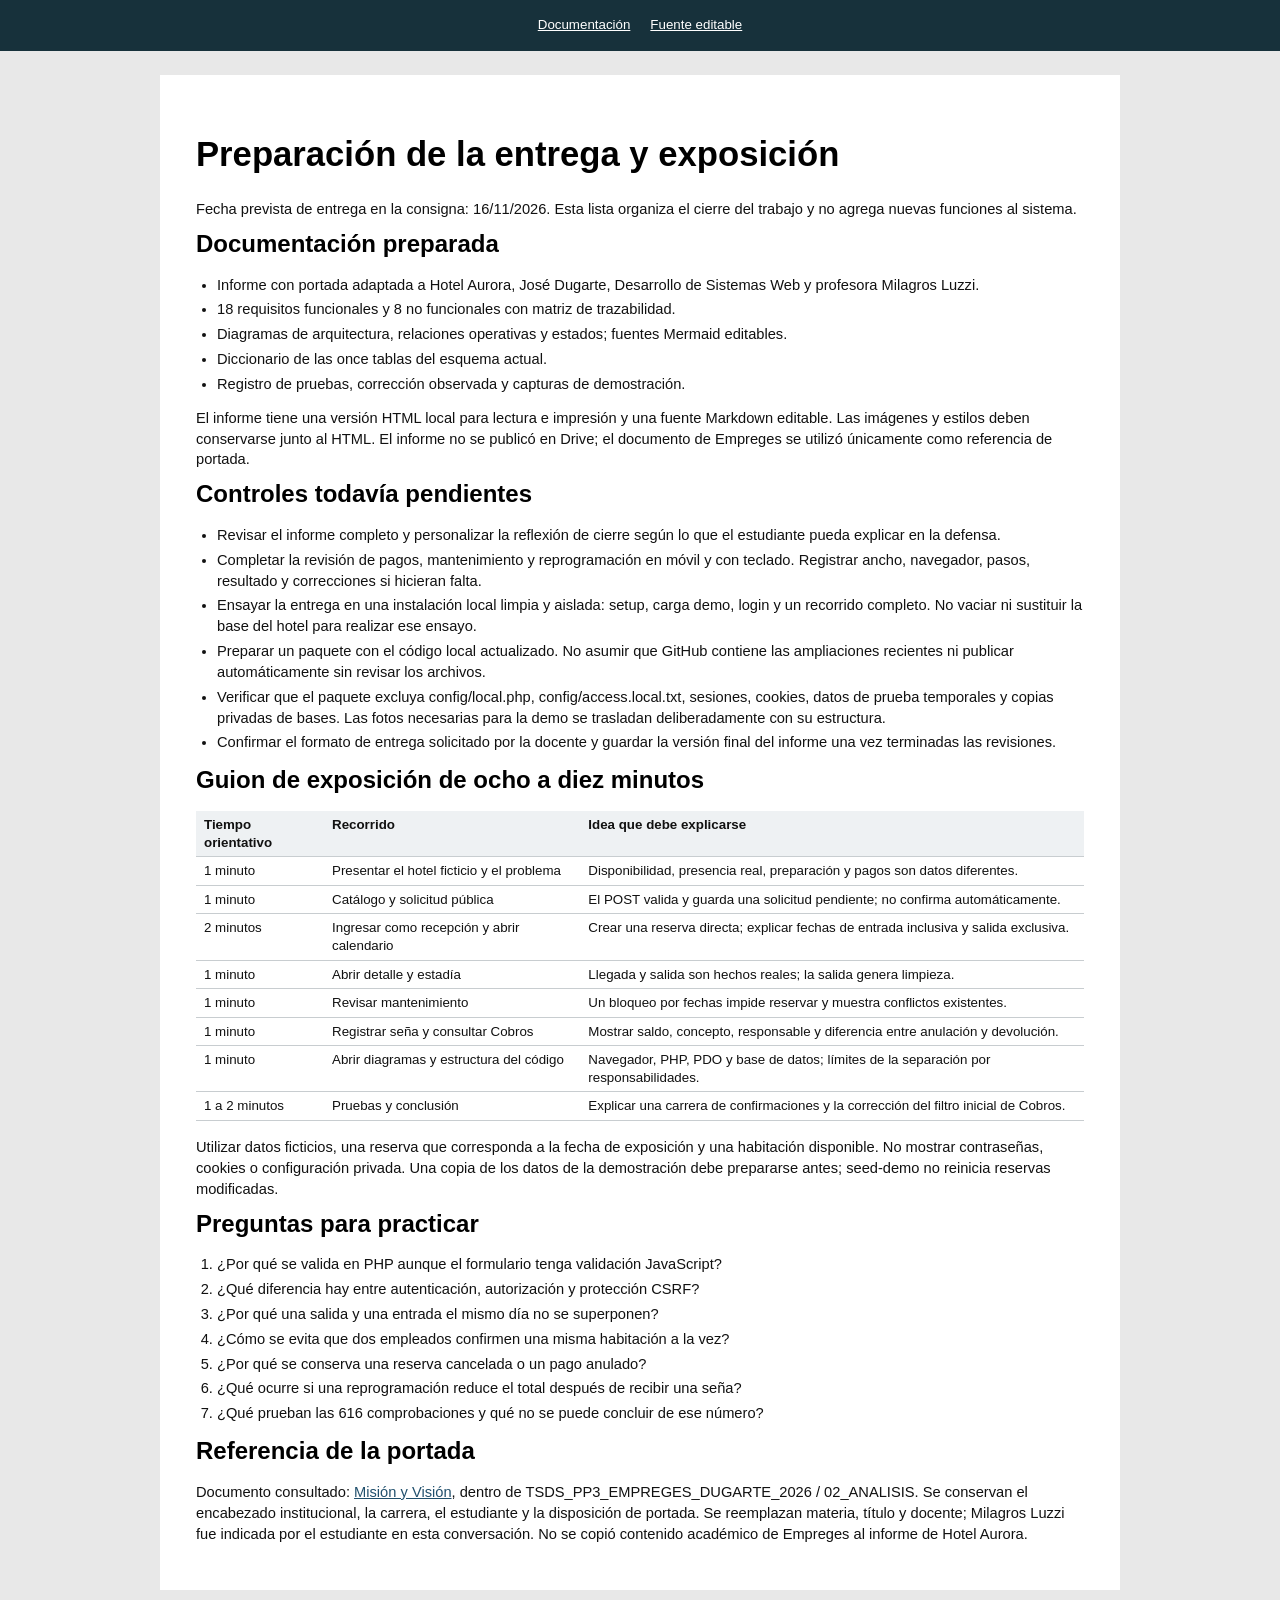
<file: docs/entrega/preparacion-entrega.html>
<!doctype html><html lang="es"><head><meta charset="utf-8"><meta name="viewport" content="width=device-width,initial-scale=1"><title>Preparación de la entrega</title><link rel="stylesheet" href="informe.css"></head><body><nav class="toolbar"><a href="index.html">Documentación</a><a href="preparacion-entrega.md">Fuente editable</a></nav><main class="appendix" id="preparacion-entrega"><h1>Preparación de la entrega y exposición</h1>
<p>Fecha prevista de entrega en la consigna: 16/11/2026. Esta lista organiza el cierre del trabajo y no agrega nuevas funciones al sistema.</p>
<h2>Documentación preparada</h2>
<ul>
<li>Informe con portada adaptada a Hotel Aurora, José Dugarte, Desarrollo de Sistemas Web y profesora Milagros Luzzi.</li>
<li>18 requisitos funcionales y 8 no funcionales con matriz de trazabilidad.</li>
<li>Diagramas de arquitectura, relaciones operativas y estados; fuentes Mermaid editables.</li>
<li>Diccionario de las once tablas del esquema actual.</li>
<li>Registro de pruebas, corrección observada y capturas de demostración.</li>
</ul>
<p>El informe tiene una versión HTML local para lectura e impresión y una fuente Markdown editable. Las imágenes y estilos deben conservarse junto al HTML. El informe no se publicó en Drive; el documento de Empreges se utilizó únicamente como referencia de portada.</p>
<h2>Controles todavía pendientes</h2>
<ul>
<li>Revisar el informe completo y personalizar la reflexión de cierre según lo que el estudiante pueda explicar en la defensa.</li>
<li>Completar la revisión de pagos, mantenimiento y reprogramación en móvil y con teclado. Registrar ancho, navegador, pasos, resultado y correcciones si hicieran falta.</li>
<li>Ensayar la entrega en una instalación local limpia y aislada: setup, carga demo, login y un recorrido completo. No vaciar ni sustituir la base del hotel para realizar ese ensayo.</li>
<li>Preparar un paquete con el código local actualizado. No asumir que GitHub contiene las ampliaciones recientes ni publicar automáticamente sin revisar los archivos.</li>
<li>Verificar que el paquete excluya config/local.php, config/access.local.txt, sesiones, cookies, datos de prueba temporales y copias privadas de bases. Las fotos necesarias para la demo se trasladan deliberadamente con su estructura.</li>
<li>Confirmar el formato de entrega solicitado por la docente y guardar la versión final del informe una vez terminadas las revisiones.</li>
</ul>
<h2>Guion de exposición de ocho a diez minutos</h2>
<table><thead><tr><th>Tiempo orientativo</th><th>Recorrido</th><th>Idea que debe explicarse</th></tr></thead><tbody>
<tr><td>1 minuto</td><td>Presentar el hotel ficticio y el problema</td><td>Disponibilidad, presencia real, preparación y pagos son datos diferentes.</td></tr>
<tr><td>1 minuto</td><td>Catálogo y solicitud pública</td><td>El POST valida y guarda una solicitud pendiente; no confirma automáticamente.</td></tr>
<tr><td>2 minutos</td><td>Ingresar como recepción y abrir calendario</td><td>Crear una reserva directa; explicar fechas de entrada inclusiva y salida exclusiva.</td></tr>
<tr><td>1 minuto</td><td>Abrir detalle y estadía</td><td>Llegada y salida son hechos reales; la salida genera limpieza.</td></tr>
<tr><td>1 minuto</td><td>Revisar mantenimiento</td><td>Un bloqueo por fechas impide reservar y muestra conflictos existentes.</td></tr>
<tr><td>1 minuto</td><td>Registrar seña y consultar Cobros</td><td>Mostrar saldo, concepto, responsable y diferencia entre anulación y devolución.</td></tr>
<tr><td>1 minuto</td><td>Abrir diagramas y estructura del código</td><td>Navegador, PHP, PDO y base de datos; límites de la separación por responsabilidades.</td></tr>
<tr><td>1 a 2 minutos</td><td>Pruebas y conclusión</td><td>Explicar una carrera de confirmaciones y la corrección del filtro inicial de Cobros.</td></tr>
</tbody></table>
<p>Utilizar datos ficticios, una reserva que corresponda a la fecha de exposición y una habitación disponible. No mostrar contraseñas, cookies o configuración privada. Una copia de los datos de la demostración debe prepararse antes; seed-demo no reinicia reservas modificadas.</p>
<h2>Preguntas para practicar</h2>
<ol>
<li>¿Por qué se valida en PHP aunque el formulario tenga validación JavaScript?</li>
<li>¿Qué diferencia hay entre autenticación, autorización y protección CSRF?</li>
<li>¿Por qué una salida y una entrada el mismo día no se superponen?</li>
<li>¿Cómo se evita que dos empleados confirmen una misma habitación a la vez?</li>
<li>¿Por qué se conserva una reserva cancelada o un pago anulado?</li>
<li>¿Qué ocurre si una reprogramación reduce el total después de recibir una seña?</li>
<li>¿Qué prueban las 616 comprobaciones y qué no se puede concluir de ese número?</li>
</ol>
<h2>Referencia de la portada</h2>
<p>Documento consultado: <a href="https://docs.google.com/document/d/1_fjBO8oJJ71Ig1lvkfIJ2QKMoQc4ATbt5mvIZEBSw44/edit?usp=drivesdk">Misión y Visión</a>, dentro de TSDS_PP3_EMPREGES_DUGARTE_2026 / 02_ANALISIS. Se conservan el encabezado institucional, la carrera, el estudiante y la disposición de portada. Se reemplazan materia, título y docente; Milagros Luzzi fue indicada por el estudiante en esta conversación. No se copió contenido académico de Empreges al informe de Hotel Aurora.</p></main></body></html>
</file>
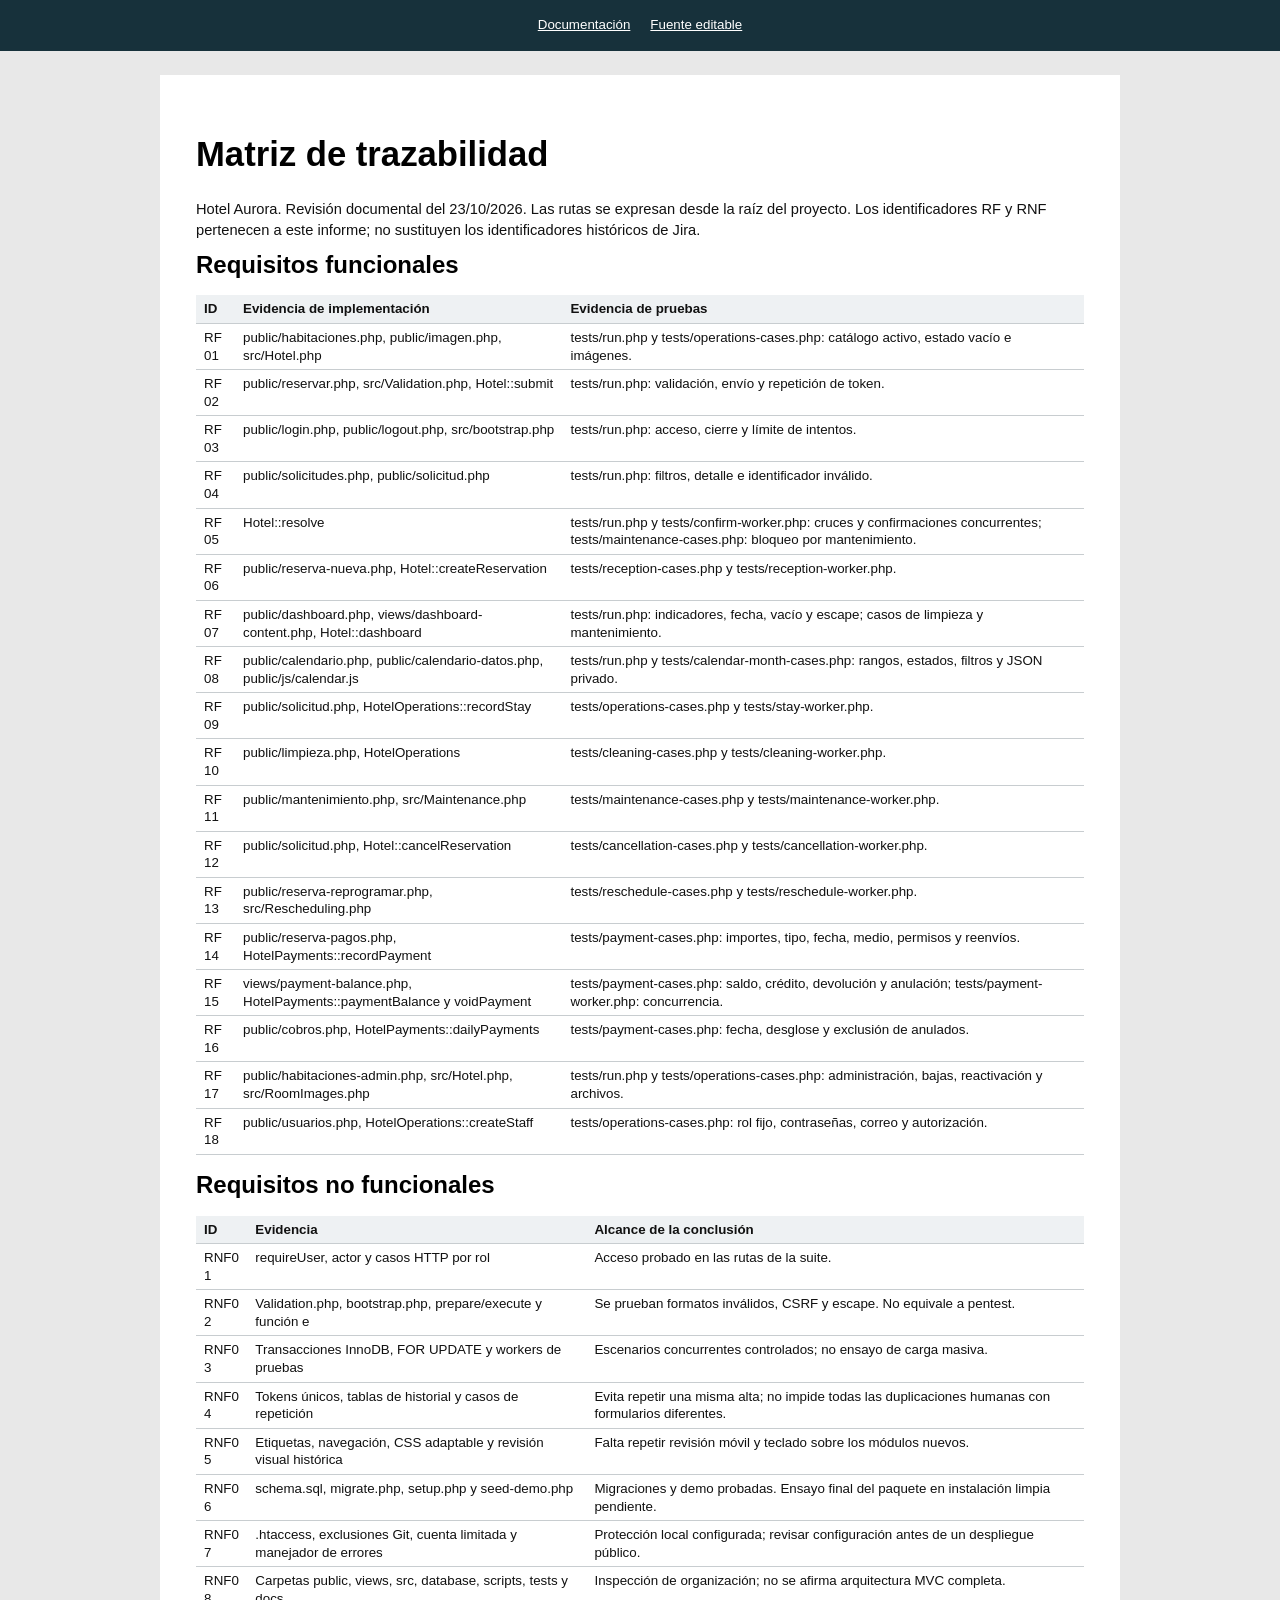
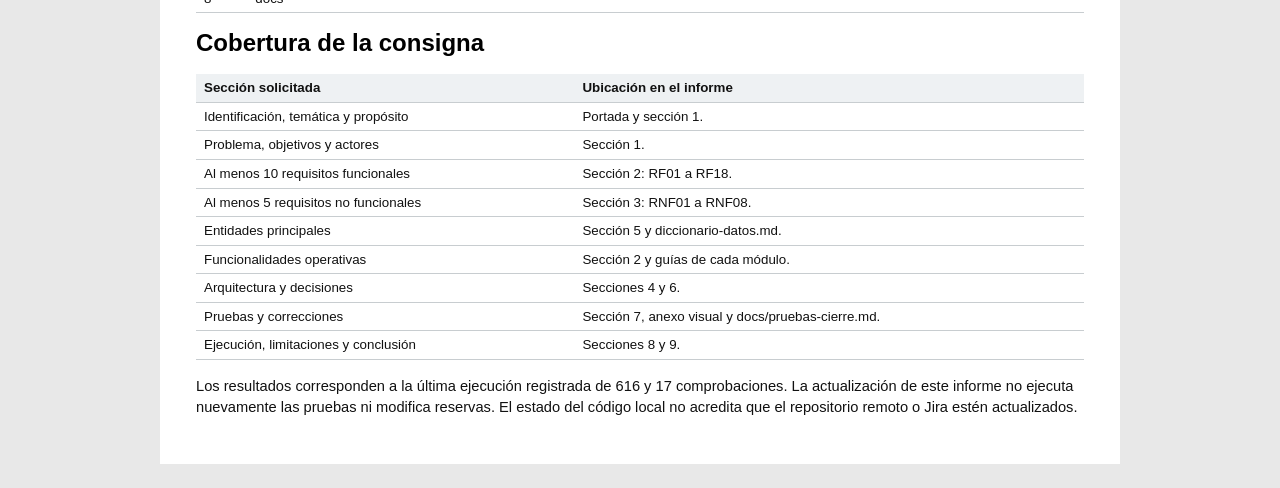
<file: docs/entrega/trazabilidad.html>
<!doctype html><html lang="es"><head><meta charset="utf-8"><meta name="viewport" content="width=device-width,initial-scale=1"><title>Trazabilidad de requisitos</title><link rel="stylesheet" href="informe.css"></head><body><nav class="toolbar"><a href="index.html">Documentación</a><a href="trazabilidad.md">Fuente editable</a></nav><main class="appendix" id="trazabilidad"><h1>Matriz de trazabilidad</h1>
<p>Hotel Aurora. Revisión documental del 23/10/2026. Las rutas se expresan desde la raíz del proyecto. Los identificadores RF y RNF pertenecen a este informe; no sustituyen los identificadores históricos de Jira.</p>
<h2>Requisitos funcionales</h2>
<table><thead><tr><th>ID</th><th>Evidencia de implementación</th><th>Evidencia de pruebas</th></tr></thead><tbody>
<tr><td>RF01</td><td>public/habitaciones.php, public/imagen.php, src/Hotel.php</td><td>tests/run.php y tests/operations-cases.php: catálogo activo, estado vacío e imágenes.</td></tr>
<tr><td>RF02</td><td>public/reservar.php, src/Validation.php, Hotel::submit</td><td>tests/run.php: validación, envío y repetición de token.</td></tr>
<tr><td>RF03</td><td>public/login.php, public/logout.php, src/bootstrap.php</td><td>tests/run.php: acceso, cierre y límite de intentos.</td></tr>
<tr><td>RF04</td><td>public/solicitudes.php, public/solicitud.php</td><td>tests/run.php: filtros, detalle e identificador inválido.</td></tr>
<tr><td>RF05</td><td>Hotel::resolve</td><td>tests/run.php y tests/confirm-worker.php: cruces y confirmaciones concurrentes; tests/maintenance-cases.php: bloqueo por mantenimiento.</td></tr>
<tr><td>RF06</td><td>public/reserva-nueva.php, Hotel::createReservation</td><td>tests/reception-cases.php y tests/reception-worker.php.</td></tr>
<tr><td>RF07</td><td>public/dashboard.php, views/dashboard-content.php, Hotel::dashboard</td><td>tests/run.php: indicadores, fecha, vacío y escape; casos de limpieza y mantenimiento.</td></tr>
<tr><td>RF08</td><td>public/calendario.php, public/calendario-datos.php, public/js/calendar.js</td><td>tests/run.php y tests/calendar-month-cases.php: rangos, estados, filtros y JSON privado.</td></tr>
<tr><td>RF09</td><td>public/solicitud.php, HotelOperations::recordStay</td><td>tests/operations-cases.php y tests/stay-worker.php.</td></tr>
<tr><td>RF10</td><td>public/limpieza.php, HotelOperations</td><td>tests/cleaning-cases.php y tests/cleaning-worker.php.</td></tr>
<tr><td>RF11</td><td>public/mantenimiento.php, src/Maintenance.php</td><td>tests/maintenance-cases.php y tests/maintenance-worker.php.</td></tr>
<tr><td>RF12</td><td>public/solicitud.php, Hotel::cancelReservation</td><td>tests/cancellation-cases.php y tests/cancellation-worker.php.</td></tr>
<tr><td>RF13</td><td>public/reserva-reprogramar.php, src/Rescheduling.php</td><td>tests/reschedule-cases.php y tests/reschedule-worker.php.</td></tr>
<tr><td>RF14</td><td>public/reserva-pagos.php, HotelPayments::recordPayment</td><td>tests/payment-cases.php: importes, tipo, fecha, medio, permisos y reenvíos.</td></tr>
<tr><td>RF15</td><td>views/payment-balance.php, HotelPayments::paymentBalance y voidPayment</td><td>tests/payment-cases.php: saldo, crédito, devolución y anulación; tests/payment-worker.php: concurrencia.</td></tr>
<tr><td>RF16</td><td>public/cobros.php, HotelPayments::dailyPayments</td><td>tests/payment-cases.php: fecha, desglose y exclusión de anulados.</td></tr>
<tr><td>RF17</td><td>public/habitaciones-admin.php, src/Hotel.php, src/RoomImages.php</td><td>tests/run.php y tests/operations-cases.php: administración, bajas, reactivación y archivos.</td></tr>
<tr><td>RF18</td><td>public/usuarios.php, HotelOperations::createStaff</td><td>tests/operations-cases.php: rol fijo, contraseñas, correo y autorización.</td></tr>
</tbody></table>
<h2>Requisitos no funcionales</h2>
<table><thead><tr><th>ID</th><th>Evidencia</th><th>Alcance de la conclusión</th></tr></thead><tbody>
<tr><td>RNF01</td><td>requireUser, actor y casos HTTP por rol</td><td>Acceso probado en las rutas de la suite.</td></tr>
<tr><td>RNF02</td><td>Validation.php, bootstrap.php, prepare/execute y función e</td><td>Se prueban formatos inválidos, CSRF y escape. No equivale a pentest.</td></tr>
<tr><td>RNF03</td><td>Transacciones InnoDB, FOR UPDATE y workers de pruebas</td><td>Escenarios concurrentes controlados; no ensayo de carga masiva.</td></tr>
<tr><td>RNF04</td><td>Tokens únicos, tablas de historial y casos de repetición</td><td>Evita repetir una misma alta; no impide todas las duplicaciones humanas con formularios diferentes.</td></tr>
<tr><td>RNF05</td><td>Etiquetas, navegación, CSS adaptable y revisión visual histórica</td><td>Falta repetir revisión móvil y teclado sobre los módulos nuevos.</td></tr>
<tr><td>RNF06</td><td>schema.sql, migrate.php, setup.php y seed-demo.php</td><td>Migraciones y demo probadas. Ensayo final del paquete en instalación limpia pendiente.</td></tr>
<tr><td>RNF07</td><td>.htaccess, exclusiones Git, cuenta limitada y manejador de errores</td><td>Protección local configurada; revisar configuración antes de un despliegue público.</td></tr>
<tr><td>RNF08</td><td>Carpetas public, views, src, database, scripts, tests y docs</td><td>Inspección de organización; no se afirma arquitectura MVC completa.</td></tr>
</tbody></table>
<h2>Cobertura de la consigna</h2>
<table><thead><tr><th>Sección solicitada</th><th>Ubicación en el informe</th></tr></thead><tbody>
<tr><td>Identificación, temática y propósito</td><td>Portada y sección 1.</td></tr>
<tr><td>Problema, objetivos y actores</td><td>Sección 1.</td></tr>
<tr><td>Al menos 10 requisitos funcionales</td><td>Sección 2: RF01 a RF18.</td></tr>
<tr><td>Al menos 5 requisitos no funcionales</td><td>Sección 3: RNF01 a RNF08.</td></tr>
<tr><td>Entidades principales</td><td>Sección 5 y diccionario-datos.md.</td></tr>
<tr><td>Funcionalidades operativas</td><td>Sección 2 y guías de cada módulo.</td></tr>
<tr><td>Arquitectura y decisiones</td><td>Secciones 4 y 6.</td></tr>
<tr><td>Pruebas y correcciones</td><td>Sección 7, anexo visual y docs/pruebas-cierre.md.</td></tr>
<tr><td>Ejecución, limitaciones y conclusión</td><td>Secciones 8 y 9.</td></tr>
</tbody></table>
<p>Los resultados corresponden a la última ejecución registrada de 616 y 17 comprobaciones. La actualización de este informe no ejecuta nuevamente las pruebas ni modifica reservas. El estado del código local no acredita que el repositorio remoto o Jira estén actualizados.</p></main></body></html>
</file>
<file: docs/entrega/informe.css>
@page {size:A4;margin:0} *{box-sizing:border-box} body{margin:0;background:#e8e8e8;color:#111;font:11pt/1.42 Arial,sans-serif} .toolbar{padding:16px;text-align:center;background:#17313b;color:white;font-size:10pt}.toolbar a{color:white;margin:0 10px} .sheet{width:210mm;min-height:297mm;margin:18px auto;padding:20mm 22mm 20mm;background:white;position:relative} h1,h2,h3{color:#000;line-height:1.2} h1{font-size:26pt} h2{font-size:18pt;margin:0 0 16px} h3{font-size:12pt;margin:18px 0 7px} p{margin:0 0 10px} ul,ol{padding-left:21px;margin:8px 0 13px} li{margin:4px 0} table{border-collapse:collapse;width:100%;font-size:10pt;line-height:1.32;margin:12px 0 16px} th{background:#eef1f3;text-align:left;font-weight:bold} th,td{padding:5px 8px;border-bottom:1px solid #c8cdd0;vertical-align:top} th:first-child,td:first-child{overflow-wrap:anywhere} tr{break-inside:avoid} thead{display:table-header-group} code{font:9.5pt Consolas,monospace;overflow-wrap:anywhere} figure{margin:13px 0 16px;text-align:center;break-inside:avoid} figure img{width:100%;max-height:90mm;object-fit:contain} figcaption{font-size:9pt;color:#555;margin-top:5px} a{color:#204f6c} .pagenum{position:absolute;bottom:10mm;left:25.4mm;right:25.4mm;font-size:9pt;color:#555;display:flex;justify-content:space-between} .cover{height:297mm;padding-top:25.4mm} .institution p{font-size:12pt;font-weight:bold;line-height:1.8;margin-bottom:8px}.cover-title{text-align:center;margin-top:50mm}.cover-title h1{margin:0 0 18px}.cover-title p{font-size:16pt;line-height:1.5}.student{text-align:right;margin-top:36mm;font-size:12pt;font-weight:bold}.cover-date{text-align:right;font-size:10pt;margin-top:12px}.appendix{max-width:960px;margin:24px auto;background:white;padding:36px}.appendix img{max-width:100%;height:auto}.caption{font-size:10pt;color:#444}.note{font-size:10pt} @media print{body{background:white}.toolbar{display:none}.sheet{margin:0;break-after:page;min-height:297mm}.sheet:last-child{break-after:auto}.appendix{margin:0;padding:20mm}a{color:inherit;text-decoration:none}} @media screen and (max-width:820px){.sheet{width:100%;padding:24px;min-height:auto}.cover{height:auto;min-height:900px}.pagenum{position:static;margin-top:25px}.cover-title{margin-top:100px}.student{margin-top:100px}.appendix{padding:20px}table{font-size:9pt}}
.sheet:not(#pagina-8) th:first-child,.sheet:not(#pagina-8) td:first-child{white-space:nowrap} #pagina-5 figure img,#pagina-6 figure img{max-height:85mm} #pagina-6 td,#pagina-6 th{padding-top:4px;padding-bottom:4px}
#diccionario-datos table{table-layout:fixed} #diccionario-datos th:first-child{width:24%} #diccionario-datos th:nth-child(2){width:38%} .appendix td{overflow-wrap:anywhere}
</file>
